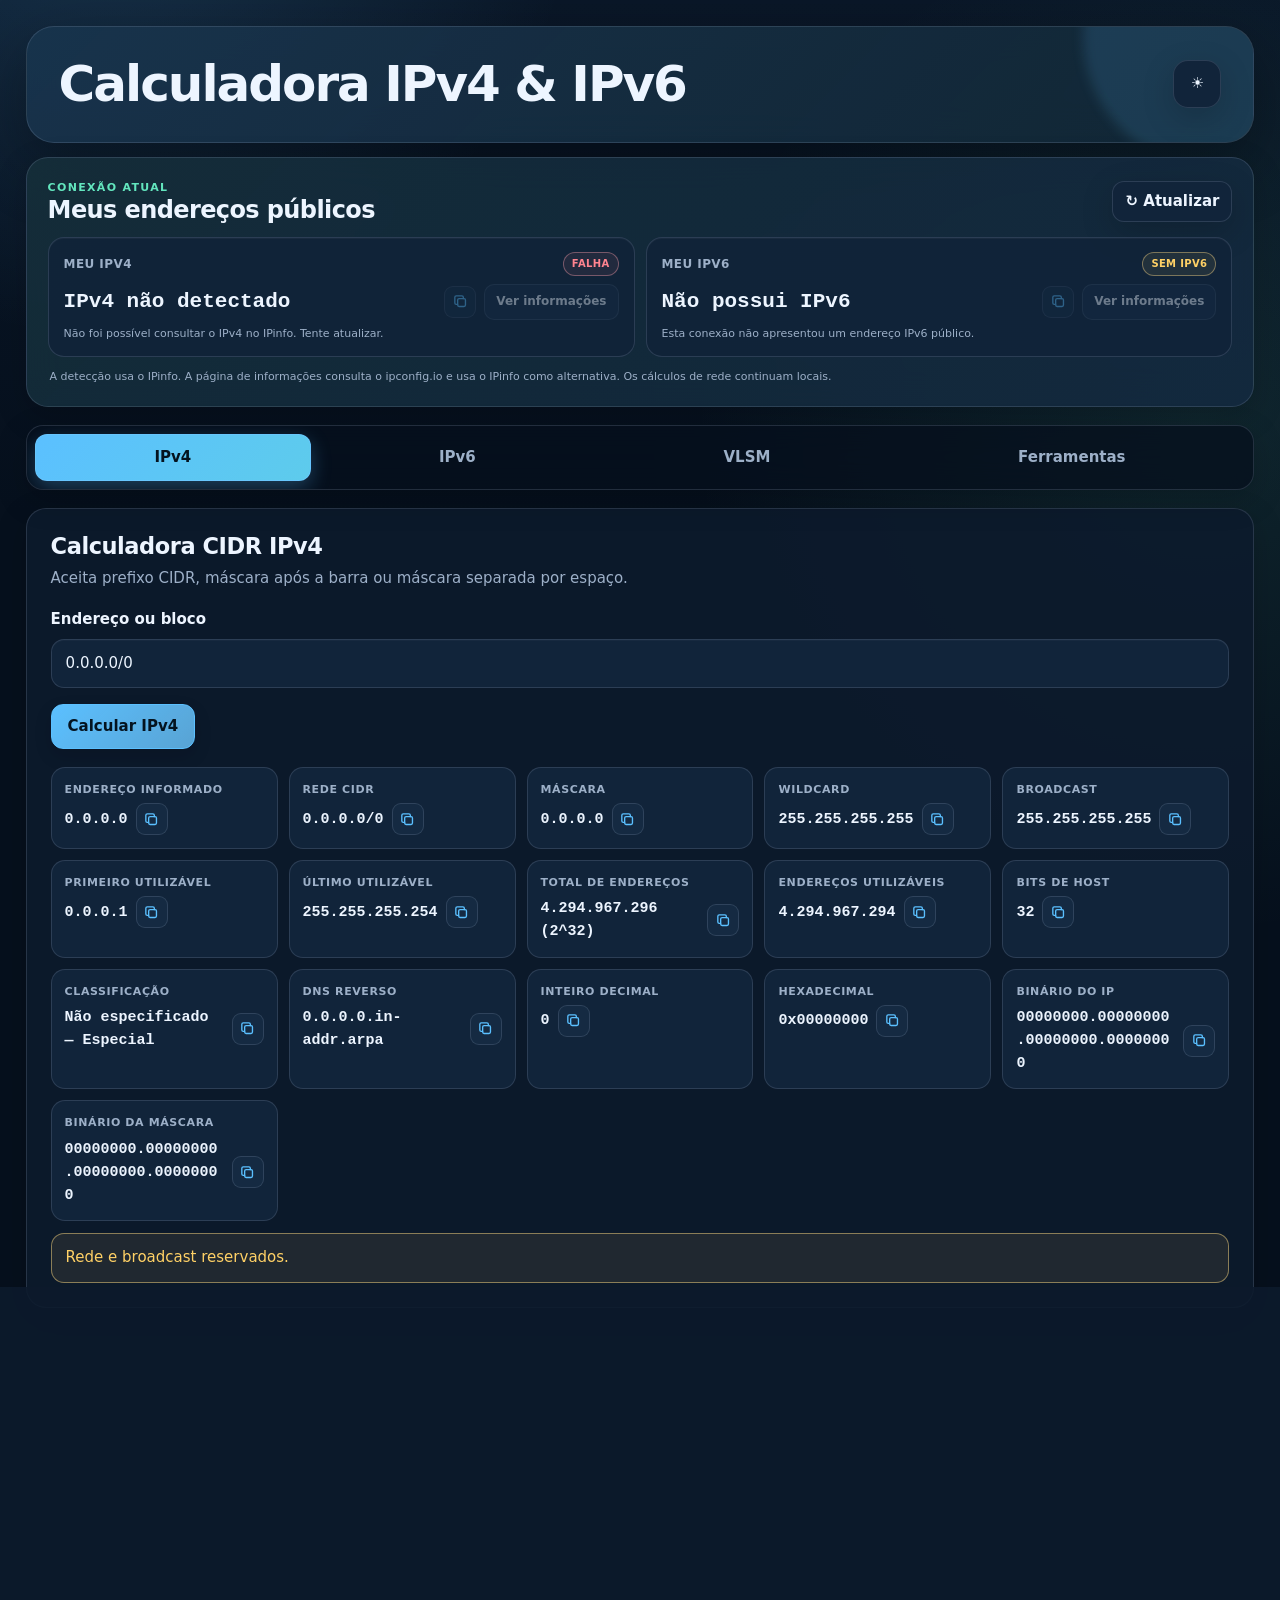
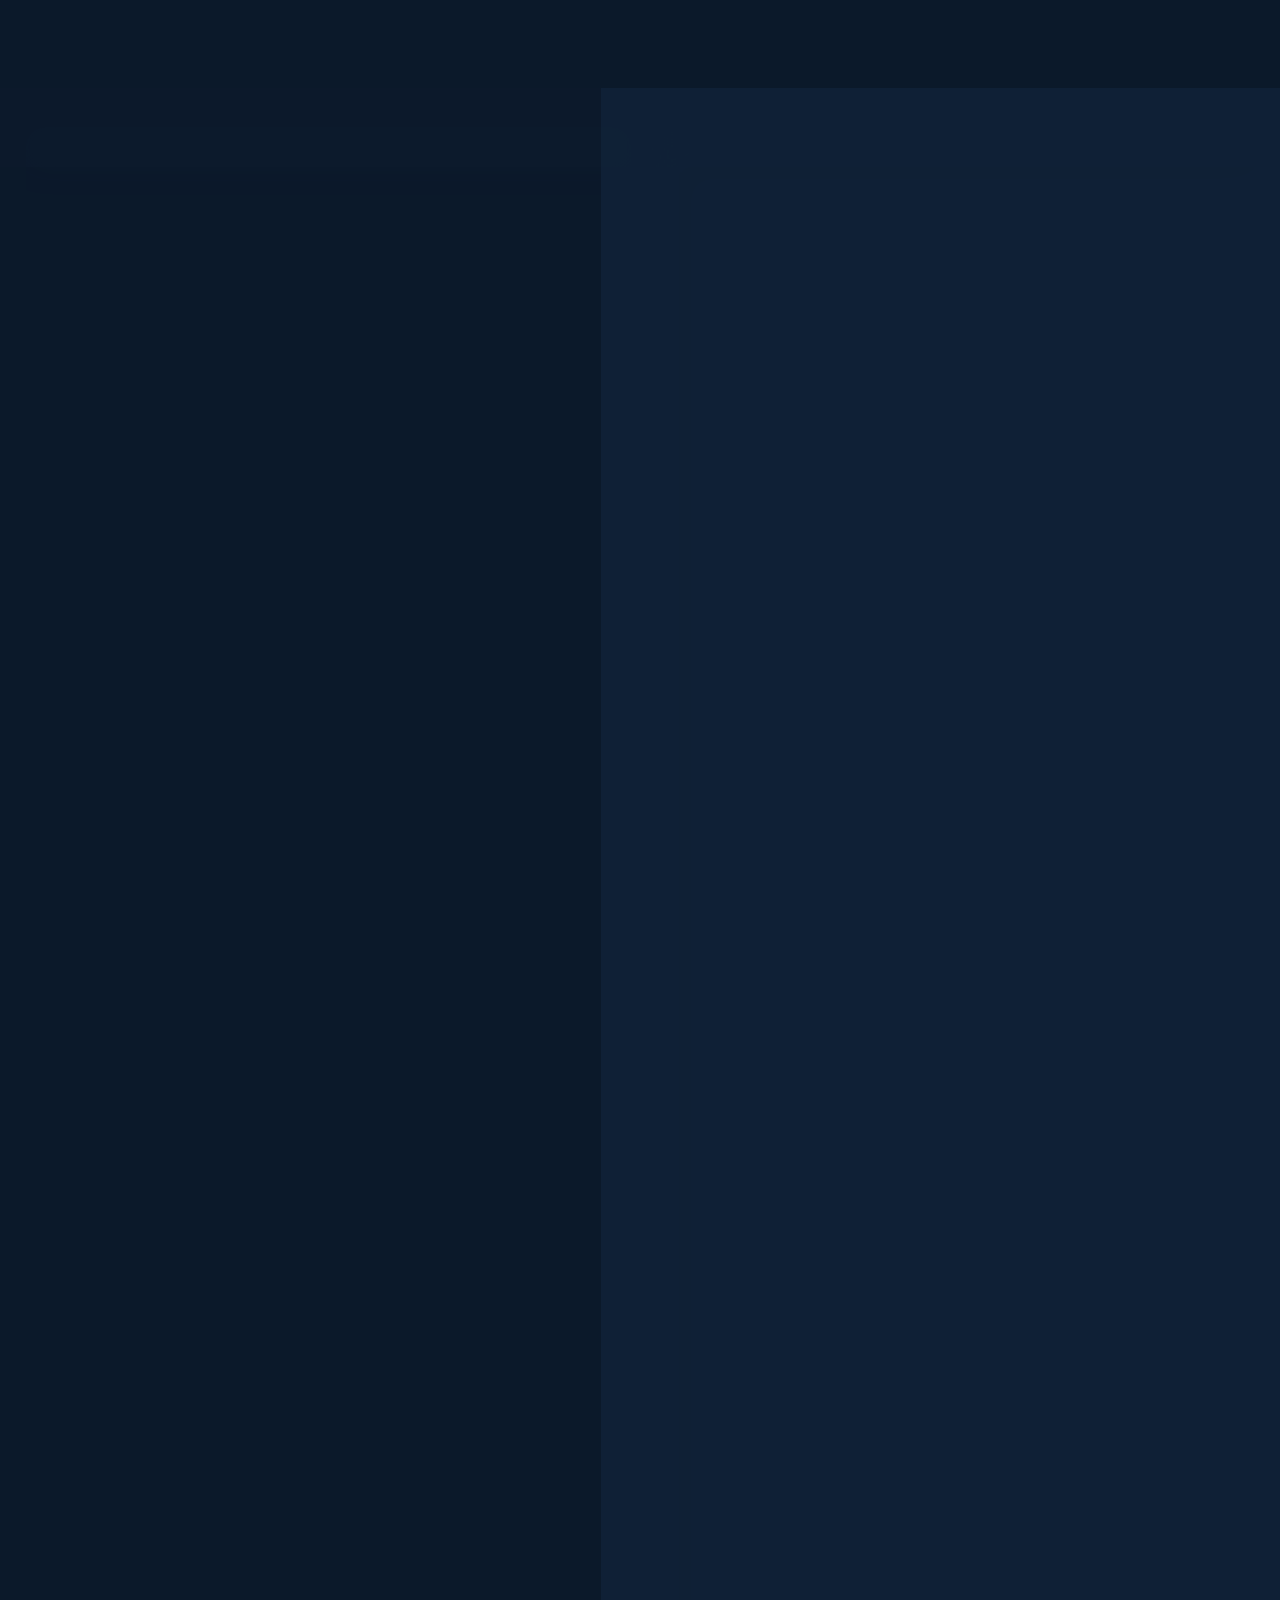
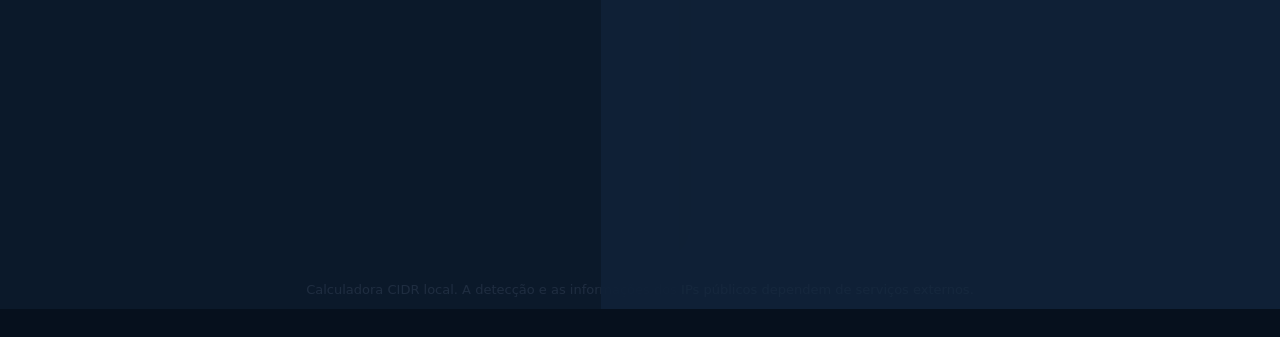
<file: index.html>
<!doctype html>
<html lang="pt-BR" data-theme="dark">
<head>
  <meta charset="utf-8">
  <meta name="viewport" content="width=device-width,initial-scale=1,viewport-fit=cover">
  <meta name="theme-color" content="#07111f">
  <meta name="description" content="Calculadora completa de IPv4, IPv6, subnetting, VLSM e conversões.">
  <title>Calculadora IPv4 & IPv6</title>
  <link rel="manifest" href="manifest.webmanifest">
  <link rel="icon" href="icon.svg" type="image/svg+xml">
  <link rel="stylesheet" href="styles.css">
</head>
<body>
<div class="app-shell">
  <header class="hero">
    <h1>Calculadora IPv4 & IPv6</h1>
    <button id="theme-toggle" class="icon-btn" type="button" aria-label="Alternar entre tema claro e escuro" title="Alternar tema">☀️</button>
  </header>

  <section class="public-ip-panel" aria-labelledby="public-ip-title">
    <div class="public-ip-heading">
      <div>
        <span class="eyebrow">Conexão atual</span>
        <h2 id="public-ip-title">Meus endereços públicos</h2>
      </div>
      <button id="public-ip-refresh" class="ip-refresh-button" type="button" aria-label="Atualizar endereços públicos">
        <span aria-hidden="true">↻</span> Atualizar
      </button>
    </div>
    <div class="public-ip-grid" aria-live="polite">
      <article class="public-ip-card">
        <div class="public-ip-meta">
          <span class="ip-version">Meu IPv4</span>
          <span id="public-ipv4-status" class="ip-status loading">Consultando</span>
        </div>
        <div class="public-ip-value-row">
          <strong id="public-ipv4" class="ip-value">Consultando…</strong>
          <div class="public-ip-actions">
            <button id="public-ipv4-copy" class="copy-mini public-ip-copy" type="button" data-copy="" aria-label="Copiar Meu IPv4" title="Copiar Meu IPv4" disabled><svg viewBox="0 0 24 24" aria-hidden="true"><rect x="8" y="8" width="11" height="11" rx="2"></rect><path d="M16 8V6a2 2 0 0 0-2-2H6a2 2 0 0 0-2 2v8a2 2 0 0 0 2 2h2"></path></svg></button>
            <button id="public-ipv4-info" class="ip-info-button" type="button" data-ip-version="4" disabled>Ver informações</button>
          </div>
        </div>
        <span id="public-ipv4-detail" class="ip-detail">Detectando o endereço público via IPinfo.</span>
      </article>
      <article class="public-ip-card">
        <div class="public-ip-meta">
          <span class="ip-version">Meu IPv6</span>
          <span id="public-ipv6-status" class="ip-status loading">Consultando</span>
        </div>
        <div class="public-ip-value-row">
          <strong id="public-ipv6" class="ip-value">Consultando…</strong>
          <div class="public-ip-actions">
            <button id="public-ipv6-copy" class="copy-mini public-ip-copy" type="button" data-copy="" aria-label="Copiar Meu IPv6" title="Copiar Meu IPv6" disabled><svg viewBox="0 0 24 24" aria-hidden="true"><rect x="8" y="8" width="11" height="11" rx="2"></rect><path d="M16 8V6a2 2 0 0 0-2-2H6a2 2 0 0 0-2 2v8a2 2 0 0 0 2 2h2"></path></svg></button>
            <button id="public-ipv6-info" class="ip-info-button" type="button" data-ip-version="6" disabled>Ver informações</button>
          </div>
        </div>
        <span id="public-ipv6-detail" class="ip-detail">Será exibido somente quando houver conectividade IPv6.</span>
      </article>
    </div>
    <p class="public-ip-note">A detecção usa o IPinfo. A página de informações consulta o ipconfig.io e usa o IPinfo como alternativa. Os cálculos de rede continuam locais.</p>
  </section>

  <nav class="tabs" aria-label="Módulos">
    <button class="tab-btn active" data-tab="tab-ipv4" type="button">IPv4</button>
    <button class="tab-btn" data-tab="tab-ipv6" type="button">IPv6</button>
    <button class="tab-btn" data-tab="tab-vlsm" type="button">VLSM</button>
    <button class="tab-btn" data-tab="tab-tools" type="button">Ferramentas</button>
  </nav>

  <main>
    <section id="tab-ipv4" class="tab-panel active">
      <div class="grid">
        <article class="card full">
          <h2>Calculadora CIDR IPv4</h2><p class="help">Aceita prefixo CIDR, máscara após a barra ou máscara separada por espaço.</p>
          <div class="form-grid"><div class="field full"><label for="ipv4-input">Endereço ou bloco</label><input id="ipv4-input" value="0.0.0.0/0" placeholder="192.168.0.1/24 ou 192.168.0.1/255.255.255.0" inputmode="decimal" autocomplete="off"></div></div>
          <div class="actions"><button id="ipv4-calc" class="btn primary" type="button">Calcular IPv4</button></div><div id="ipv4-result" class="result"></div>
        </article>
        <article class="card full">
          <h2>Divisor de sub-redes IPv4</h2><p class="help">O bloco base é sincronizado automaticamente com a rede calculada acima. A listagem é limitada para evitar travamentos em divisões muito grandes.</p>
          <div class="form-grid">
            <div class="field"><label for="ipv4-subnet-base">Bloco base sincronizado</label><input id="ipv4-subnet-base" value="0.0.0.0/0" autocomplete="off"><span class="field-hint">Atualizado ao aplicar a Calculadora CIDR IPv4.</span></div>
            <div class="field small"><label for="ipv4-subnet-prefix">Novo prefixo</label><input id="ipv4-subnet-prefix" type="number" min="0" max="32" value="8" inputmode="numeric"></div>
            <div class="field small"><label for="ipv4-subnet-start">Índice inicial</label><input id="ipv4-subnet-start" type="number" min="0" value="0"></div>
            <div class="field small"><label for="ipv4-subnet-limit">Listar</label><input id="ipv4-subnet-limit" type="number" min="1" max="1000" value="32"></div>
          </div>
          <div class="actions"><button id="ipv4-subnet-calc" class="btn primary" type="button">Dividir IPv4</button></div><div id="ipv4-subnet-result" class="result"></div>
        </article>
        <article class="card">
          <h2>Prefixo por quantidade de hosts</h2><p class="help">Encontra o menor bloco IPv4 que atende à capacidade informada.</p>
          <div class="form-grid"><div class="field full"><label for="host4-count">Hosts utilizáveis necessários</label><input id="host4-count" type="number" min="1" value="120"></div></div>
          <label class="inline-check"><input id="host4-allow31" type="checkbox" checked> Permitir /31 para dois hosts ponto a ponto</label>
          <div class="actions"><button id="host4-calc" class="btn primary" type="button">Sugerir prefixo</button></div><div id="host4-result" class="result"></div>
        </article>
        <article class="card">
          <h2>Referência rápida IPv4</h2>
          <div class="table-wrap reference-table"><table><thead><tr><th>Prefixo</th><th>Máscara</th><th>Total</th><th>Usáveis*</th></tr></thead><tbody id="ipv4-reference-body"></tbody></table></div><p class="help">*Modelo tradicional, exceto /31 conforme RFC 3021. A tabela cobre todos os prefixos, de /0 a /32.</p>
        </article>
      </div>
    </section>

    <section id="tab-ipv6" class="tab-panel">
      <div class="grid">
        <article class="card full">
          <h2>Calculadora CIDR IPv6</h2><p class="help">Normaliza conforme a representação canônica, expande hextetos e calcula a faixa completa de 128 bits.</p>
          <div class="form-grid"><div class="field full"><label for="ipv6-input">Endereço ou bloco</label><input id="ipv6-input" value="fd00::1/64" placeholder="2001:db8:1234:10::25/64"></div></div>
          <div class="actions"><button id="ipv6-calc" class="btn primary" type="button">Calcular IPv6</button></div><div id="ipv6-result" class="result"></div>
        </article>
        <article class="card full">
          <h2>Divisor de sub-redes IPv6</h2><p class="help">Calcula quantidades gigantes com precisão e lista apenas a faixa solicitada.</p>
          <div class="form-grid">
            <div class="field"><label for="ipv6-subnet-base">Bloco base</label><input id="ipv6-subnet-base" value="2001:db8:5000::/48"></div>
            <div class="field small"><label for="ipv6-subnet-prefix">Novo prefixo</label><input id="ipv6-subnet-prefix" type="number" min="0" max="128" value="56"></div>
            <div class="field small"><label for="ipv6-subnet-start">Índice inicial</label><input id="ipv6-subnet-start" type="number" min="0" value="0"></div>
            <div class="field small"><label for="ipv6-subnet-limit">Listar</label><input id="ipv6-subnet-limit" type="number" min="1" max="1000" value="32"></div>
          </div>
          <div class="actions"><button id="ipv6-subnet-calc" class="btn primary" type="button">Dividir IPv6</button></div><div id="ipv6-subnet-result" class="result"></div>
        </article>
        <article class="card">
          <h2>Prefixo por capacidade matemática</h2><p class="help">Sugere o menor prefixo pela quantidade de endereços. Para LANs com SLAAC, use normalmente /64.</p>
          <div class="form-grid"><div class="field full"><label for="host6-count">Endereços necessários</label><input id="host6-count" type="number" min="1" value="1000"></div></div>
          <div class="actions"><button id="host6-calc" class="btn primary" type="button">Sugerir prefixo</button></div><div id="host6-result" class="result"></div>
        </article>
        <article class="card">
          <h2>Referência rápida IPv6</h2>
          <div class="table-wrap"><table><thead><tr><th>Bloco recebido</th><th>Redes /64</th></tr></thead><tbody><tr><td>/48</td><td>65.536</td></tr><tr><td>/52</td><td>4.096</td></tr><tr><td>/56</td><td>256</td></tr><tr><td>/60</td><td>16</td></tr><tr><td>/64</td><td>1</td></tr></tbody></table></div>
        </article>
      </div>
    </section>

    <section id="tab-vlsm" class="tab-panel">
      <div class="grid">
        <article class="card full">
          <h2>Planejador VLSM IPv4</h2><p class="help">Ordena as necessidades da maior para a menor, alinha cada bloco e verifica se tudo cabe no prefixo base.</p>
          <div class="form-grid">
            <div class="field"><label for="vlsm-base">Bloco disponível</label><input id="vlsm-base" value="192.168.0.0/22"></div>
            <div class="field"><label for="vlsm-lines">Redes e hosts utilizáveis</label><textarea id="vlsm-lines" aria-describedby="vlsm-enter-hint">Administrativo: 120
Wi-Fi: 250
CFTV: 60
Telefonia: 30
Ponto-a-ponto: 2</textarea><span id="vlsm-enter-hint" class="field-hint">Enter aplica o cálculo; Shift+Enter adiciona uma nova linha.</span></div>
          </div>
          <label class="inline-check"><input id="vlsm-allow31" type="checkbox" checked> Permitir /31 em demandas de dois hosts</label>
          <div class="actions"><button id="vlsm-calc" class="btn secondary" type="button">Gerar plano VLSM</button></div><div id="vlsm-result" class="result"></div>
        </article>
      </div>
    </section>

    <section id="tab-tools" class="tab-panel">
      <div class="grid">
        <article class="card">
          <h2>Comparar redes</h2><p class="help">Verifica igualdade, contenção e sobreposição. Os dois blocos devem ser IPv4 ou ambos IPv6.</p>
          <div class="form-grid"><div class="field full"><label for="compare-a">Bloco A</label><input id="compare-a" value="10.0.0.0/8"></div><div class="field full"><label for="compare-b">Bloco B</label><input id="compare-b" value="10.20.0.0/16"></div></div>
          <div class="actions"><button id="compare-calc" class="btn primary" type="button">Comparar</button></div><div id="compare-result" class="result"></div>
        </article>
        <article class="card">
          <h2>MAC para EUI‑64</h2><p class="help">Insere FF:FE e inverte o bit U/L do primeiro byte.</p>
          <div class="form-grid"><div class="field full"><label for="eui-prefix">Prefixo IPv6</label><input id="eui-prefix" value="2001:db8:1234:10::/64"></div><div class="field full"><label for="eui-mac">Endereço MAC</label><input id="eui-mac" value="00:1A:2B:3C:4D:5E"></div></div>
          <div class="actions"><button id="eui-calc" class="btn primary" type="button">Gerar EUI‑64</button></div><div id="eui-result" class="result"></div>
        </article>
        <article class="card">
          <h2>Gerador de ULA</h2><p class="help">Gera localmente um Global ID pseudoaleatório de 40 bits e entrega um prefixo fd00::/8 no formato /48.</p>
          <div class="actions"><button id="ula-generate" class="btn secondary" type="button">Gerar novo ULA</button></div><div id="ula-result" class="result"></div>
        </article>
        <article class="card">
          <h2>Notas operacionais</h2>
          <ul><li>IPv6 não possui broadcast.</li><li>O cálculo usa inteiros exatos, sem arredondamento de 128 bits.</li><li>O divisor limita a visualização a 1.000 linhas por consulta.</li><li>/31 IPv4 e /127 IPv6 são apropriados em cenários ponto a ponto específicos.</li><li>Não use prefixos de documentação em produção.</li></ul>
        </article>
      </div>
    </section>
  </main>

  <section id="ip-details-page" class="ip-details-page" hidden aria-labelledby="ip-details-title">
    <div class="ip-details-toolbar">
      <button id="ip-details-back" class="btn ghost ip-details-back" type="button">← Voltar para a calculadora</button>
      <button id="ip-details-refresh" class="ip-refresh-button" type="button"><span aria-hidden="true">↻</span> Atualizar informações</button>
    </div>
    <article class="card ip-details-card">
      <span class="eyebrow">Consulta do endereço público</span>
      <h2 id="ip-details-title">Informações do IP</h2>
      <p id="ip-details-subtitle" class="help">Carregando informações…</p>
      <div id="ip-details-result" class="result"></div>
    </article>
  </section>
  <footer>Calculadora CIDR local. A detecção e as informações dos IPs públicos dependem de serviços externos.</footer>
</div>
<script src="ip-core.js"></script><script src="app.js"></script>
<script>if('serviceWorker' in navigator && location.protocol.startsWith('http')) navigator.serviceWorker.register('./sw.js').catch(()=>{});</script>
</body>
</html>
</file>
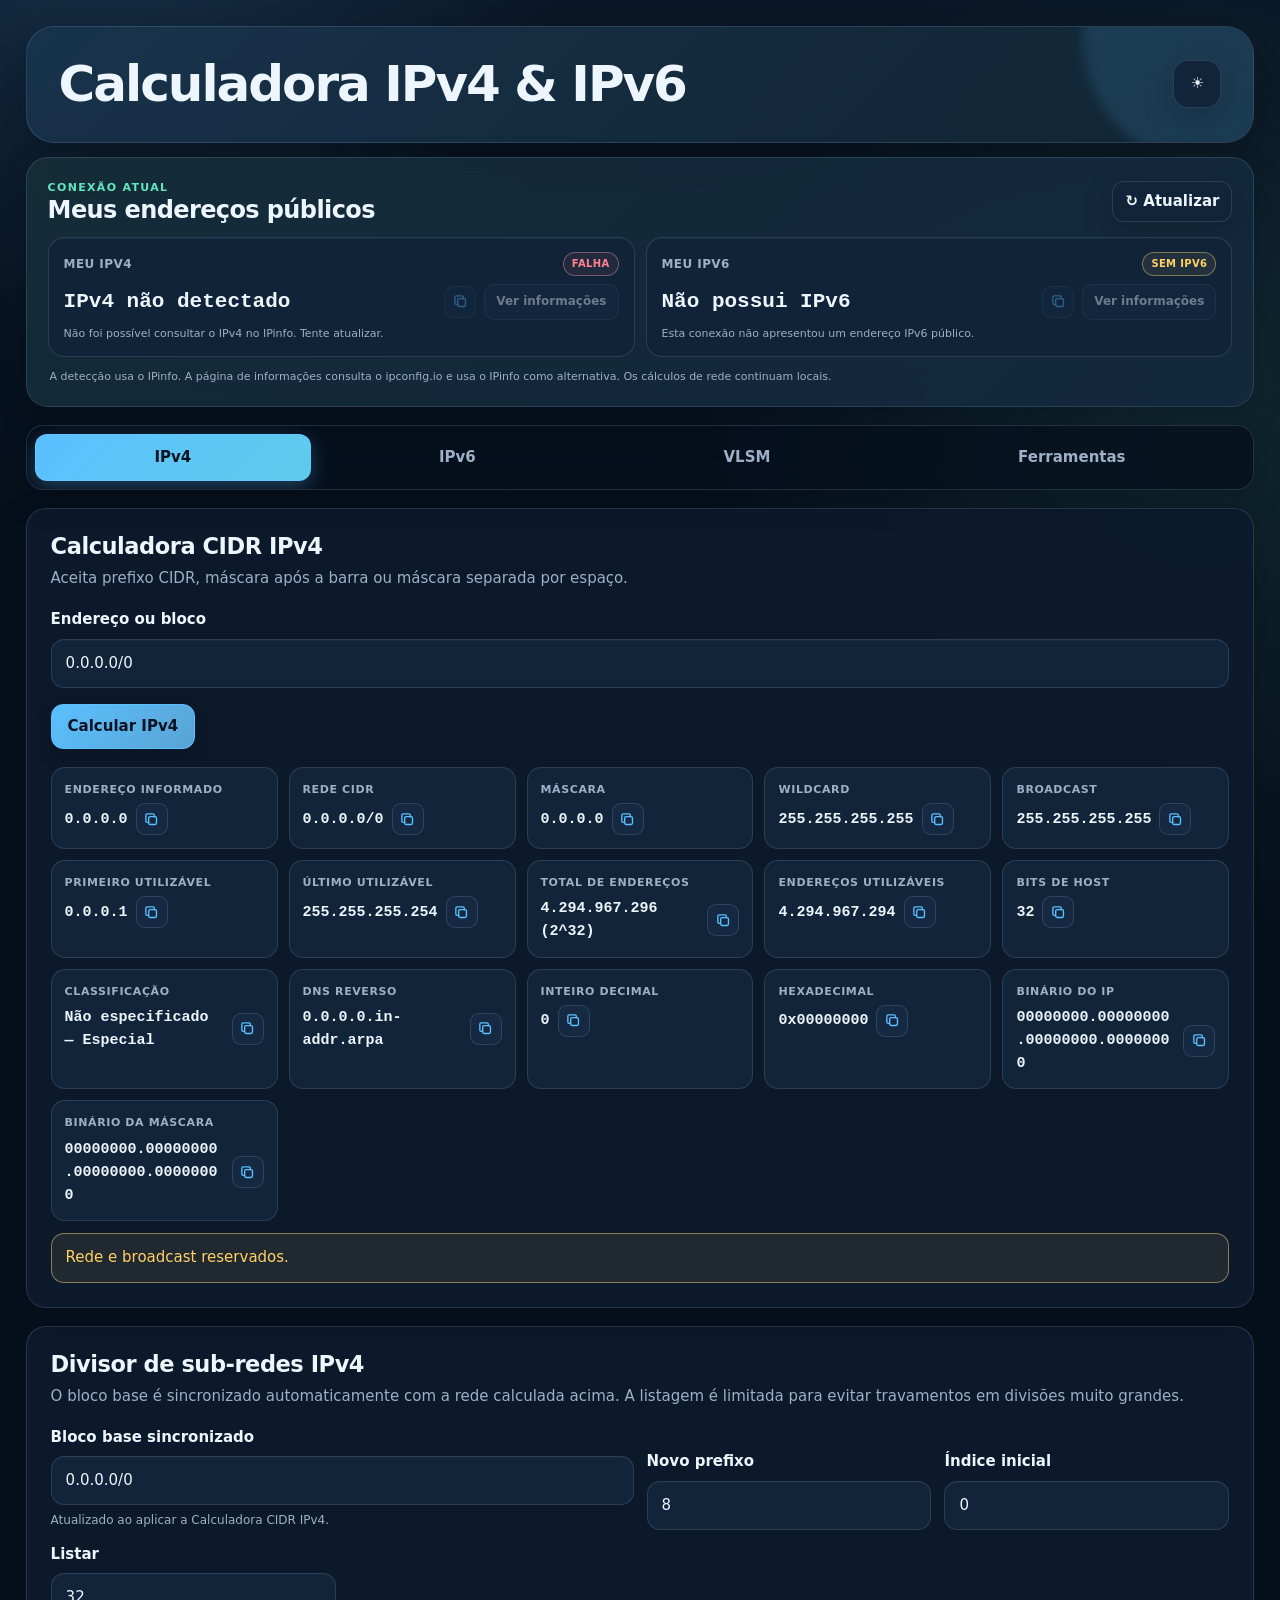
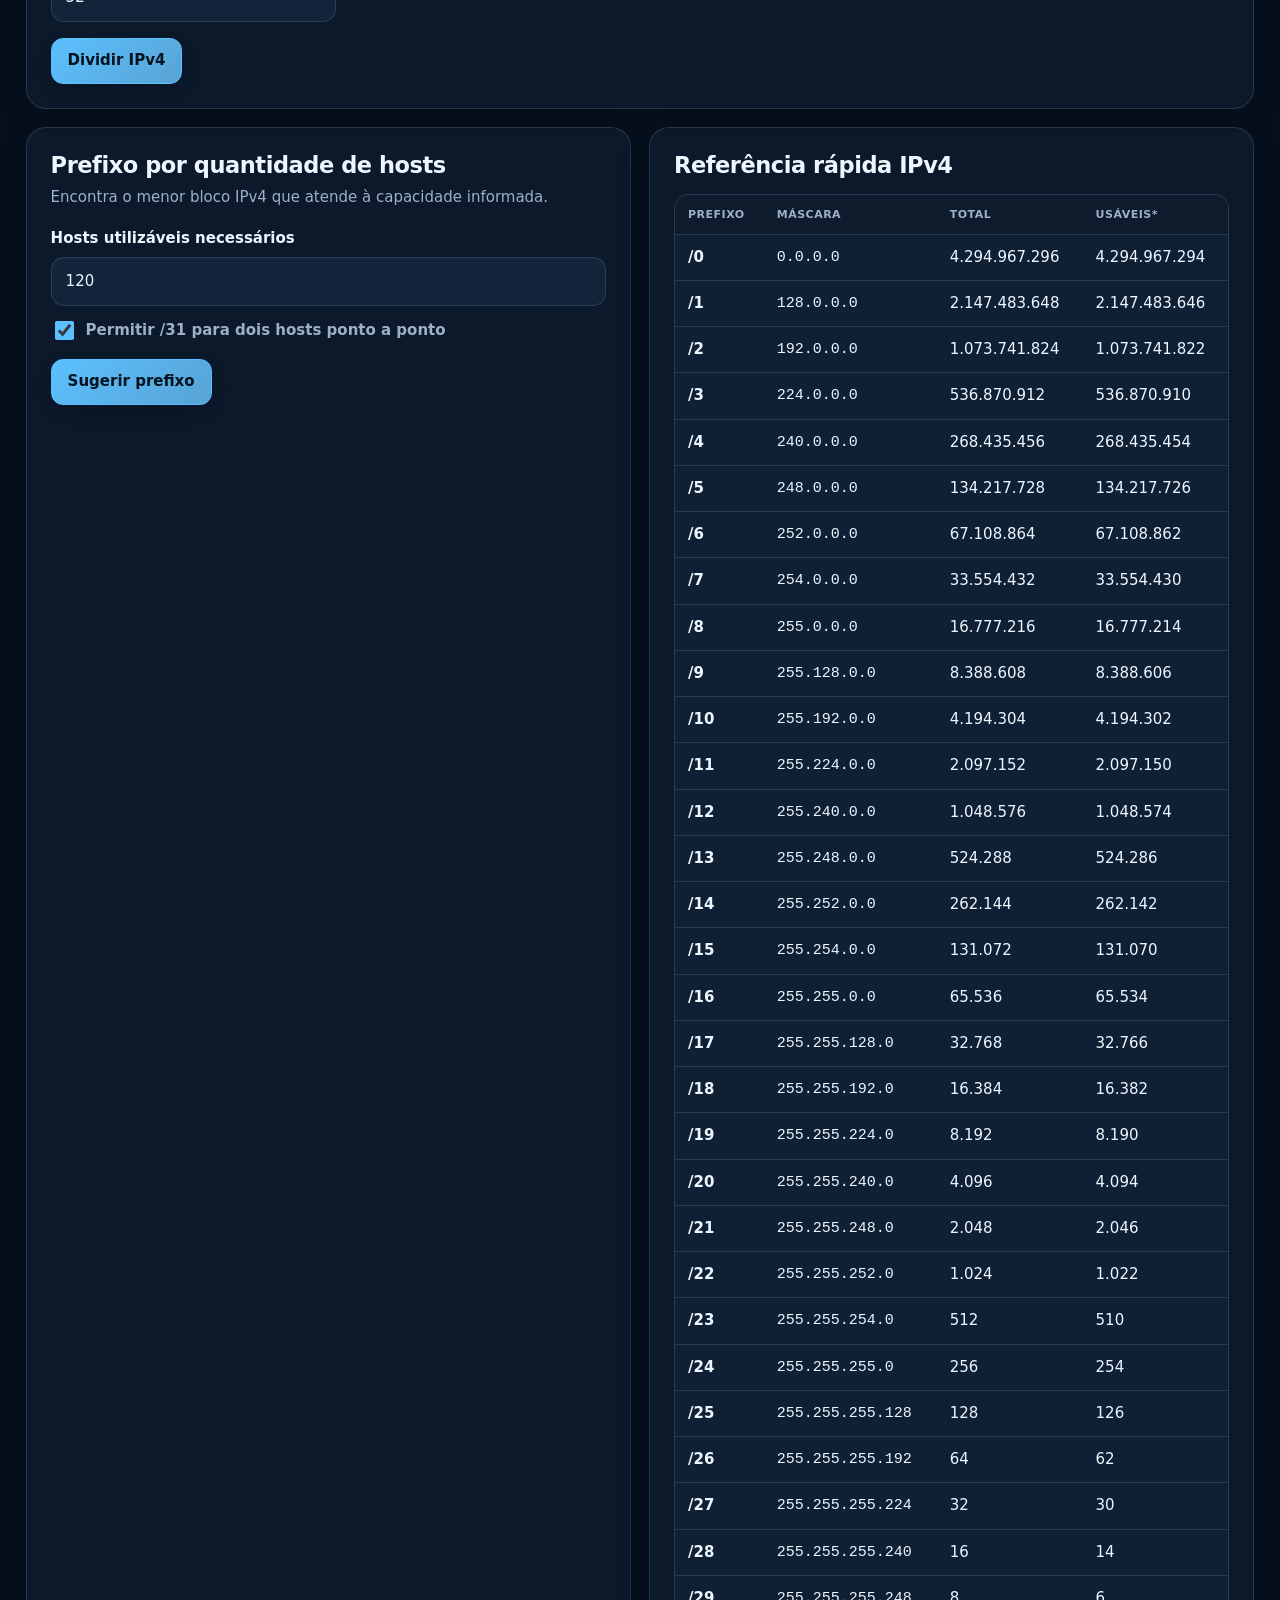
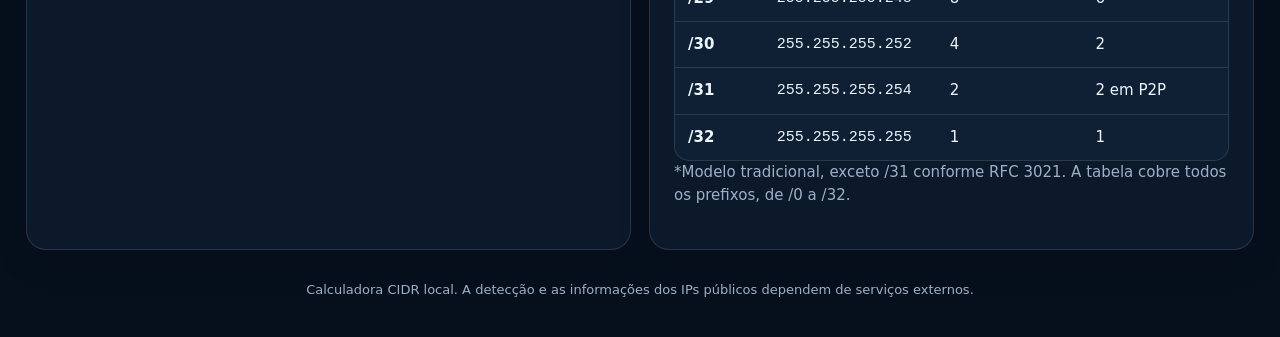
<file: calculadora-ip-standalone.html>
<!doctype html>
<html lang="pt-BR" data-theme="dark">
<head>
  <meta charset="utf-8">
  <meta name="viewport" content="width=device-width,initial-scale=1,viewport-fit=cover">
  <meta name="theme-color" content="#07111f">
  <meta name="description" content="Calculadora completa de IPv4, IPv6, subnetting, VLSM e conversões.">
  <title>Calculadora IPv4 & IPv6</title>
  <style>
:root {
  color-scheme: dark;
  --bg: #06101d;
  --bg-soft: #0a1728;
  --panel: rgba(13, 27, 45, .88);
  --panel-solid: #0d1b2d;
  --panel-2: #11243a;
  --panel-3: #162c45;
  --text: #edf5ff;
  --muted: #9db0c8;
  --line: rgba(157, 176, 200, .19);
  --line-strong: rgba(91, 192, 255, .42);
  --accent: #5bc0ff;
  --accent-strong: #2196f3;
  --accent-2: #63e6be;
  --danger: #ff8490;
  --warning: #ffd166;
  --shadow: 0 22px 65px rgba(0, 0, 0, .32);
  --shadow-soft: 0 10px 32px rgba(0, 0, 0, .18);
  --radius-xl: 28px;
  --radius: 20px;
  --radius-sm: 13px;
}

:root[data-theme="light"] {
  color-scheme: light;
  --bg: #eef4fa;
  --bg-soft: #e4edf7;
  --panel: rgba(255, 255, 255, .90);
  --panel-solid: #ffffff;
  --panel-2: #f5f8fc;
  --panel-3: #eaf1f8;
  --text: #102239;
  --muted: #5c7088;
  --line: rgba(50, 81, 114, .17);
  --line-strong: rgba(0, 111, 190, .36);
  --accent: #0a83d5;
  --accent-strong: #006fbe;
  --accent-2: #0b8f68;
  --danger: #c92a2a;
  --warning: #8d6200;
  --shadow: 0 22px 60px rgba(41, 72, 105, .13);
  --shadow-soft: 0 10px 28px rgba(41, 72, 105, .09);
}

* { box-sizing: border-box; }
html { scroll-behavior: smooth; -webkit-text-size-adjust: 100%; }
body {
  min-width: 320px;
  min-height: 100vh;
  margin: 0;
  overflow-x: hidden;
  color: var(--text);
  background:
    radial-gradient(circle at 8% -4%, color-mix(in srgb, var(--accent) 17%, transparent), transparent 30rem),
    radial-gradient(circle at 94% 12%, color-mix(in srgb, var(--accent-2) 10%, transparent), transparent 32rem),
    linear-gradient(180deg, var(--bg-soft), var(--bg) 32rem);
  font: 15px/1.55 Inter, ui-sans-serif, system-ui, -apple-system, BlinkMacSystemFont, "Segoe UI", sans-serif;
}
button, input, textarea, select { font: inherit; }
button { cursor: pointer; touch-action: manipulation; }

.app-shell {
  width: min(100%, 1560px);
  margin: 0 auto;
  padding: clamp(12px, 2vw, 28px);
  padding-left: max(clamp(12px, 2vw, 28px), env(safe-area-inset-left));
  padding-right: max(clamp(12px, 2vw, 28px), env(safe-area-inset-right));
}


.public-ip-panel {
  position: relative;
  margin-bottom: 14px;
  padding: clamp(15px, 2vw, 21px);
  border: 1px solid var(--line);
  border-radius: 22px;
  background:
    linear-gradient(135deg, color-mix(in srgb, var(--accent-2) 9%, transparent), color-mix(in srgb, var(--accent) 8%, transparent)),
    var(--panel);
  box-shadow: var(--shadow-soft);
  backdrop-filter: blur(18px);
  -webkit-backdrop-filter: blur(18px);
}
.public-ip-heading { display: flex; align-items: center; justify-content: space-between; gap: 14px; margin-bottom: 13px; }
.public-ip-heading h2 { margin: 1px 0 0; font-size: clamp(18px, 2.2vw, 24px); line-height: 1.15; letter-spacing: -.025em; }
.eyebrow { display: block; color: var(--accent-2); font-size: 11px; font-weight: 900; letter-spacing: .12em; text-transform: uppercase; }
.public-ip-grid { display: grid; grid-template-columns: repeat(2, minmax(0, 1fr)); gap: 11px; }
.public-ip-card {
  min-width: 0;
  padding: 14px 15px;
  border: 1px solid var(--line);
  border-radius: 16px;
  background: color-mix(in srgb, var(--panel-2) 86%, transparent);
  box-shadow: inset 0 1px rgba(255, 255, 255, .035);
}
.public-ip-meta { display: flex; align-items: center; justify-content: space-between; gap: 10px; margin-bottom: 8px; }
.ip-version { color: var(--muted); font-size: 12px; font-weight: 850; letter-spacing: .035em; text-transform: uppercase; }
.ip-status { flex: 0 0 auto; padding: 3px 8px; border: 1px solid var(--line); border-radius: 999px; font-size: 10px; font-weight: 900; letter-spacing: .035em; text-transform: uppercase; }
.ip-status.loading { color: var(--warning); background: color-mix(in srgb, var(--warning) 9%, transparent); }
.ip-status.ok { color: var(--accent-2); border-color: color-mix(in srgb, var(--accent-2) 35%, var(--line)); background: color-mix(in srgb, var(--accent-2) 9%, transparent); }
.ip-status.unavailable { color: var(--muted); background: color-mix(in srgb, var(--muted) 7%, transparent); }
.ip-status.noipv6 { color: var(--warning); border-color: color-mix(in srgb, var(--warning) 34%, var(--line)); background: color-mix(in srgb, var(--warning) 8%, transparent); }
.ip-status.error { color: var(--danger); border-color: color-mix(in srgb, var(--danger) 32%, var(--line)); background: color-mix(in srgb, var(--danger) 8%, transparent); }
.public-ip-value-row { display: flex; align-items: center; gap: 9px; min-width: 0; }
.ip-value { display: block; flex: 1 1 auto; min-width: 0; min-height: 28px; overflow-wrap: anywhere; color: var(--text); font-family: ui-monospace, SFMono-Regular, Menlo, Consolas, monospace; font-size: clamp(16px, 2vw, 21px); line-height: 1.3; }
.public-ip-copy { flex: 0 0 auto; }
.ip-detail { display: block; margin-top: 5px; color: var(--muted); font-size: 11px; }
.public-ip-note { margin: 11px 2px 0; color: var(--muted); font-size: 11px; }
.public-ip-note a { color: var(--accent); font-weight: 800; text-underline-offset: 2px; }
.ip-refresh-button {
  flex: 0 0 auto;
  min-height: 39px;
  padding: 8px 12px;
  border: 1px solid var(--line);
  border-radius: 12px;
  color: var(--text);
  background: var(--panel-2);
  box-shadow: var(--shadow-soft);
  font-weight: 820;
  transition: transform .16s ease, border-color .16s ease, opacity .16s ease;
}
.ip-refresh-button:hover { transform: translateY(-1px); border-color: var(--line-strong); }
.ip-refresh-button:disabled { cursor: progress; opacity: .62; transform: none; }
.ip-refresh-button.is-loading span { display: inline-block; animation: ip-spin .8s linear infinite; }
@keyframes ip-spin { to { transform: rotate(360deg); } }

.hero {
  position: relative;
  isolation: isolate;
  display: flex;
  justify-content: space-between;
  align-items: flex-start;
  gap: 22px;
  overflow: hidden;
  padding: clamp(20px, 3vw, 34px);
  border: 1px solid var(--line);
  border-radius: var(--radius-xl);
  background:
    linear-gradient(135deg, color-mix(in srgb, var(--accent) 14%, transparent), color-mix(in srgb, var(--accent-2) 6%, transparent)),
    var(--panel);
  margin-bottom: 14px;
  box-shadow: var(--shadow);
  backdrop-filter: blur(18px);
  -webkit-backdrop-filter: blur(18px);
}
.hero::after {
  content: "";
  position: absolute;
  z-index: -1;
  width: 260px;
  aspect-ratio: 1;
  right: -90px;
  top: -120px;
  border-radius: 50%;
  background: color-mix(in srgb, var(--accent) 14%, transparent);
  filter: blur(6px);
}
.hero h1 {
  margin: 0 0 10px;
  max-width: 900px;
  font-size: clamp(29px, 4.2vw, 50px);
  line-height: 1.02;
  letter-spacing: -.04em;
}
.hero p { max-width: 940px; margin: 0; color: var(--muted); font-size: clamp(14px, 1.6vw, 16px); }
.badges { display: flex; flex-wrap: wrap; gap: 8px; margin-top: 18px; }
.badge {
  padding: 6px 11px;
  border: 1px solid var(--line);
  border-radius: 999px;
  color: var(--muted);
  background: color-mix(in srgb, var(--panel-2) 87%, transparent);
  box-shadow: inset 0 1px rgba(255, 255, 255, .04);
  font-size: 12px;
  font-weight: 720;
}
.icon-btn {
  flex: 0 0 auto;
  width: 48px;
  height: 48px;
  border: 1px solid var(--line);
  border-radius: 15px;
  color: var(--text);
  background: var(--panel-2);
  box-shadow: var(--shadow-soft);
  transition: transform .18s ease, border-color .18s ease, background .18s ease;
}
.icon-btn:hover { transform: translateY(-2px); border-color: var(--line-strong); background: var(--panel-3); }

.tabs {
  position: sticky;
  z-index: 30;
  top: max(8px, env(safe-area-inset-top));
  display: flex;
  flex-wrap: nowrap;
  gap: 8px;
  overflow-x: auto;
  margin: 18px 0;
  padding: 8px;
  border: 1px solid var(--line);
  border-radius: 17px;
  background: color-mix(in srgb, var(--bg) 74%, transparent);
  box-shadow: var(--shadow-soft);
  backdrop-filter: blur(18px);
  -webkit-backdrop-filter: blur(18px);
  scrollbar-width: none;
}
.tabs::-webkit-scrollbar { display: none; }
.tab-btn {
  flex: 1 0 auto;
  min-width: 112px;
  padding: 11px 17px;
  border: 1px solid transparent;
  border-radius: 12px;
  color: var(--muted);
  background: transparent;
  font-weight: 800;
  transition: color .18s ease, background .18s ease, transform .18s ease, border-color .18s ease;
}
.tab-btn:hover { color: var(--text); background: var(--panel-2); }
.tab-btn.active {
  color: #04131f;
  border-color: color-mix(in srgb, var(--accent) 72%, white 8%);
  background: linear-gradient(135deg, var(--accent), color-mix(in srgb, var(--accent) 70%, var(--accent-2)));
  box-shadow: 0 7px 20px color-mix(in srgb, var(--accent) 28%, transparent);
}

.tab-panel { display: none; }
.tab-panel.active { display: block; animation: panel-in .22s ease both; }
@keyframes panel-in { from { opacity: 0; transform: translateY(5px); } }

.grid { display: grid; grid-template-columns: repeat(12, minmax(0, 1fr)); gap: clamp(12px, 1.5vw, 18px); }
.card {
  position: relative;
  min-width: 0;
  grid-column: span 6;
  padding: clamp(17px, 2vw, 24px);
  border: 1px solid var(--line);
  border-radius: var(--radius);
  background: var(--panel);
  box-shadow: var(--shadow-soft);
  backdrop-filter: blur(16px);
  -webkit-backdrop-filter: blur(16px);
  transition: border-color .2s ease, box-shadow .2s ease, transform .2s ease;
}
.card:hover { border-color: color-mix(in srgb, var(--line-strong) 65%, var(--line)); box-shadow: var(--shadow); }
.card.full { grid-column: 1 / -1; }
.card.third { grid-column: span 4; }
.card h2, .card h3 { margin: 0 0 7px; line-height: 1.2; letter-spacing: -.02em; }
.card > p.help { margin: 0 0 18px; color: var(--muted); }

.form-grid { display: grid; grid-template-columns: repeat(12, minmax(0, 1fr)); gap: 13px; align-items: end; }
.field { grid-column: span 6; min-width: 0; }
.field.full { grid-column: 1 / -1; }
.field.small { grid-column: span 3; }
label { display: block; margin-bottom: 7px; font-weight: 780; }
.field-hint { display: block; margin-top: 6px; color: var(--muted); font-size: 12px; }

input, textarea, select {
  width: 100%;
  min-height: 48px;
  padding: 12px 14px;
  border: 1px solid var(--line);
  border-radius: var(--radius-sm);
  outline: none;
  color: var(--text);
  background: var(--panel-2);
  box-shadow: inset 0 1px rgba(255, 255, 255, .025);
  transition: border-color .18s ease, box-shadow .18s ease, background .18s ease;
}
input:hover, textarea:hover, select:hover { border-color: color-mix(in srgb, var(--line-strong) 65%, var(--line)); }
input:focus, textarea:focus, select:focus {
  border-color: var(--accent);
  background: color-mix(in srgb, var(--panel-2) 92%, var(--accent) 8%);
  box-shadow: 0 0 0 4px color-mix(in srgb, var(--accent) 17%, transparent);
}
input.is-synced { animation: synced .8s ease; }
@keyframes synced {
  0%, 100% { border-color: var(--line); }
  35% { border-color: var(--accent-2); box-shadow: 0 0 0 4px color-mix(in srgb, var(--accent-2) 20%, transparent); }
}
textarea { min-height: 145px; resize: vertical; }

.actions { display: flex; flex-wrap: wrap; gap: 10px; margin-top: 16px; }
.btn {
  min-height: 45px;
  padding: 10px 16px;
  border: 1px solid var(--line);
  border-radius: 12px;
  color: var(--text);
  background: var(--panel-2);
  box-shadow: 0 7px 18px rgba(0, 0, 0, .12);
  font-weight: 830;
  transition: transform .16s ease, box-shadow .16s ease, filter .16s ease, border-color .16s ease;
}
.btn:hover { transform: translateY(-1px); border-color: var(--line-strong); filter: brightness(1.05); }
.btn:active { transform: translateY(0) scale(.985); }
.btn.primary { border-color: var(--accent); color: #04131f; background: linear-gradient(135deg, var(--accent), color-mix(in srgb, var(--accent) 72%, white 8%)); }
.btn.secondary { border-color: var(--accent-2); color: #041812; background: linear-gradient(135deg, var(--accent-2), color-mix(in srgb, var(--accent-2) 72%, white 8%)); }
.btn.ghost { color: var(--muted); background: transparent; box-shadow: none; }

.result { margin-top: 18px; }
.result:empty { display: none; }
.alert, .notice { padding: 12px 14px; border-radius: 13px; }
.alert { border: 1px solid color-mix(in srgb, var(--danger) 45%, var(--line)); color: var(--danger); background: color-mix(in srgb, var(--danger) 9%, var(--panel)); }
.notice { margin-top: 12px; border: 1px solid color-mix(in srgb, var(--warning) 42%, var(--line)); color: var(--warning); background: color-mix(in srgb, var(--warning) 8%, var(--panel)); }
.summary { display: grid; grid-template-columns: repeat(auto-fit, minmax(min(100%, 220px), 1fr)); gap: 11px; }
.summary.ipv6-summary { grid-template-columns: repeat(4, minmax(0, 1fr)); }
.summary.ipv6-summary .kv-ipv6 { grid-column: span 2; }
.kv { min-width: 0; padding: 13px; border: 1px solid var(--line); border-radius: 14px; background: var(--panel-2); }
.kv .k { color: var(--muted); font-size: 11px; font-weight: 840; letter-spacing: .055em; text-transform: uppercase; }
.kv .v { margin-top: 5px; overflow-wrap: anywhere; font-weight: 800; }
code, .mono { font-family: "Cascadia Code", "SFMono-Regular", Consolas, monospace; }
.copyable { display: inline-flex; align-items: center; gap: 8px; max-width: 100%; min-width: 0; }
.copyable code { min-width: 0; white-space: normal; overflow-wrap: anywhere; word-break: break-word; }
.copy-mini {
  display: inline-grid;
  flex: 0 0 auto;
  place-items: center;
  width: 32px;
  height: 32px;
  padding: 0;
  border: 1px solid var(--line);
  border-radius: 9px;
  color: var(--accent);
  background: color-mix(in srgb, var(--panel-3) 82%, transparent);
  transition: transform .15s ease, border-color .15s ease, color .15s ease, background .15s ease;
}
.copy-mini:hover { transform: translateY(-1px); border-color: var(--line-strong); background: var(--panel-3); }
.copy-mini:active { transform: scale(.94); }
.copy-mini:disabled { cursor: not-allowed; opacity: .4; transform: none; }
.copy-mini.copied { color: var(--accent-2); border-color: color-mix(in srgb, var(--accent-2) 50%, var(--line)); }
.copy-mini svg { width: 17px; height: 17px; fill: none; stroke: currentColor; stroke-width: 1.9; stroke-linecap: round; stroke-linejoin: round; }
.ipv6-dual { display: grid; gap: 10px; min-width: 0; }
.ipv6-format-row { display: grid; grid-template-columns: 74px minmax(0, 1fr); align-items: center; gap: 10px; min-width: 0; }
.ipv6-format-label { color: var(--muted); font-size: 11px; font-weight: 850; letter-spacing: .045em; text-transform: uppercase; }
.ipv6-format-row .copyable { display: flex; width: 100%; min-width: 0; }
.ipv6-format-row .copyable code {
  display: block;
  flex: 1 1 auto;
  min-width: 0;
  overflow-x: auto;
  overflow-y: hidden;
  overscroll-behavior-x: contain;
  overscroll-behavior-y: auto;
  white-space: nowrap;
  overflow-wrap: normal;
  word-break: normal;
  scrollbar-width: thin;
  touch-action: pan-x pan-y;
  font-size: clamp(12px, .92vw, 14px);
  line-height: 1.55;
}
.ipv6-format-row .copyable code::-webkit-scrollbar { height: 4px; }
.ipv6-format-row .copyable code::-webkit-scrollbar-thumb { border-radius: 999px; background: color-mix(in srgb, var(--muted) 48%, transparent); }
.table-wrap .ipv6-dual { min-width: 500px; }

.table-wrap {
  width: 100%;
  margin-top: 15px;
  overflow-x: auto;
  overflow-y: visible;
  overscroll-behavior-x: contain;
  overscroll-behavior-y: auto;
  touch-action: pan-x pan-y;
  border: 1px solid var(--line);
  border-radius: 15px;
  background: color-mix(in srgb, var(--panel-2) 72%, transparent);
  box-shadow: inset 0 1px rgba(255, 255, 255, .025);
  -webkit-overflow-scrolling: touch;
}
.reference-table { max-height: none; }
table { width: 100%; min-width: 760px; border-collapse: collapse; }
.reference-table table { min-width: 540px; }
th, td { padding: 11px 13px; border-bottom: 1px solid var(--line); text-align: left; vertical-align: top; white-space: nowrap; }
th { position: sticky; z-index: 2; top: 0; color: var(--muted); background: var(--panel-solid); font-size: 11px; font-weight: 850; letter-spacing: .045em; text-transform: uppercase; }
tbody tr { transition: background .15s ease; }
tbody tr:hover { background: color-mix(in srgb, var(--accent) 7%, transparent); }
tr:last-child td { border-bottom: 0; }

.progress { height: 10px; margin-top: 9px; overflow: hidden; border: 1px solid var(--line); border-radius: 999px; background: var(--panel-2); }
.progress > span { display: block; height: 100%; border-radius: inherit; background: linear-gradient(90deg, var(--accent), var(--accent-2)); }
.inline-check { display: flex; align-items: center; gap: 9px; margin-top: 12px; color: var(--muted); }
.inline-check input { width: 19px; min-height: 19px; accent-color: var(--accent); }
footer { padding: 30px 12px max(14px, env(safe-area-inset-bottom)); color: var(--muted); text-align: center; font-size: 13px; }
.hidden { display: none !important; }



/* Cabeçalho compacto e página de informações dos IPs públicos */
[hidden] { display: none !important; }
.hero {
  align-items: center;
  min-height: 102px;
  padding: clamp(20px, 2.7vw, 32px);
}
.hero h1 { margin: 0; padding-right: 64px; }
.public-ip-value-row { flex-wrap: wrap; }
.public-ip-actions { display: flex; flex: 0 0 auto; align-items: center; gap: 8px; }
.ip-info-button {
  min-height: 36px;
  padding: 7px 11px;
  border: 1px solid var(--line);
  border-radius: 10px;
  color: var(--text);
  background: var(--panel-3);
  font-size: 12px;
  font-weight: 820;
  white-space: nowrap;
  transition: transform .16s ease, border-color .16s ease, background .16s ease, opacity .16s ease;
}
.ip-info-button:hover:not(:disabled) { transform: translateY(-1px); border-color: var(--line-strong); background: color-mix(in srgb, var(--accent) 12%, var(--panel-3)); }
.ip-info-button:disabled { cursor: not-allowed; opacity: .42; }
.ip-details-page { animation: details-in .2s ease-out; }
@keyframes details-in { from { opacity: 0; transform: translateY(7px); } to { opacity: 1; transform: none; } }
.ip-details-toolbar {
  display: flex;
  justify-content: space-between;
  align-items: center;
  gap: 12px;
  margin: 14px 0;
}
.ip-details-back { width: auto; }
.ip-details-card { grid-column: 1 / -1; }
.ip-details-card h2 { margin: 5px 0 2px; overflow-wrap: anywhere; font-family: ui-monospace, SFMono-Regular, Menlo, Consolas, monospace; }
.ip-details-groups { display: grid; grid-template-columns: repeat(2, minmax(0, 1fr)); gap: 14px; margin-top: 16px; }
.ip-details-group {
  min-width: 0;
  padding: 15px;
  border: 1px solid var(--line);
  border-radius: 16px;
  background: color-mix(in srgb, var(--panel-2) 82%, transparent);
}
.ip-details-group.full { grid-column: 1 / -1; }
.ip-details-group h3 { margin: 0 0 11px; font-size: 15px; }
.ip-details-list { display: grid; gap: 9px; }
.ip-detail-row { display: grid; grid-template-columns: minmax(120px, .45fr) minmax(0, 1fr); gap: 12px; align-items: start; padding-bottom: 9px; border-bottom: 1px solid var(--line); }
.ip-detail-row:last-child { padding-bottom: 0; border-bottom: 0; }
.ip-detail-name { color: var(--muted); font-size: 12px; font-weight: 760; }
.ip-detail-data { min-width: 0; overflow-wrap: anywhere; }
.ip-detail-data code { white-space: normal; overflow-wrap: anywhere; }
.ip-detail-link { color: var(--accent); font-weight: 760; text-underline-offset: 2px; }
.ip-details-source { display: flex; flex-wrap: wrap; gap: 8px 14px; align-items: center; margin-top: 14px; color: var(--muted); font-size: 12px; }
.ip-details-source a { color: var(--accent); font-weight: 800; }
.ip-raw-details { margin-top: 14px; border: 1px solid var(--line); border-radius: 14px; background: var(--panel-2); }
.ip-raw-details summary { padding: 11px 13px; cursor: pointer; color: var(--muted); font-weight: 800; }
.ip-raw-details pre { max-height: none; margin: 0; padding: 0 13px 13px; overflow-x: auto; overflow-y: visible; overscroll-behavior-y: auto; color: var(--text); font-size: 12px; white-space: pre-wrap; overflow-wrap: anywhere; }

@media (max-width: 1100px) {
  .summary.ipv6-summary { grid-template-columns: repeat(2, minmax(0, 1fr)); }
  .summary.ipv6-summary .kv-ipv6 { grid-column: 1 / -1; }
}

@media (max-width: 980px) {
  .card, .card.third { grid-column: 1 / -1; }
  .hero { align-items: stretch; }
  .icon-btn { position: absolute; top: 16px; right: 16px; }
  .hero > div { padding-right: 54px; }
}

@media (max-width: 700px) {
  .public-ip-value-row { align-items: flex-start; }
  .public-ip-actions { width: 100%; justify-content: flex-end; }
  .ip-details-groups { grid-template-columns: 1fr; }
  .ip-details-group.full { grid-column: auto; }
  .ip-details-toolbar { align-items: stretch; flex-direction: column; }
  .ip-details-toolbar .btn, .ip-details-toolbar .ip-refresh-button { width: 100%; }
  .ip-detail-row { grid-template-columns: 1fr; gap: 3px; }

  .public-ip-grid { grid-template-columns: 1fr; }
  .public-ip-heading { align-items: flex-start; }
  body { font-size: 14px; }
  .app-shell { padding-top: max(10px, env(safe-area-inset-top)); }
  .hero { min-height: 0; border-radius: 21px; }
  .hero h1 { font-size: clamp(28px, 9vw, 38px); }
  .hero > div { padding-right: 42px; }
  .icon-btn { width: 42px; height: 42px; top: 13px; right: 13px; border-radius: 13px; }
  .tabs { margin: 12px 0; border-radius: 15px; scroll-snap-type: x proximity; }
  .tab-btn { min-width: 104px; padding: 10px 14px; scroll-snap-align: start; }
  .card { padding: 16px; border-radius: 17px; }
  .field, .field.small { grid-column: 1 / -1; }
  input, textarea, select { font-size: 16px; }
  .actions .btn { flex: 1 1 100%; width: 100%; }
  .summary { grid-template-columns: 1fr; }
  .summary.ipv6-summary { grid-template-columns: 1fr; }
  .summary.ipv6-summary .kv-ipv6 { grid-column: auto; }
  .kv { padding: 12px; }
  .ipv6-format-row { grid-template-columns: 1fr; align-items: start; gap: 4px; }
  .ipv6-format-row .copyable { align-items: center; }
  .ipv6-format-row .copyable code { font-size: clamp(10px, 2.8vw, 12px); }
  .copyable { align-items: flex-start; }
  .table-wrap { margin-right: -2px; }
  table { min-width: 690px; font-size: 13px; }
  .reference-table table { min-width: 500px; }
  th, td { padding: 10px 11px; }
}

@media (max-width: 430px) {
  .app-shell { padding-left: max(8px, env(safe-area-inset-left)); padding-right: max(8px, env(safe-area-inset-right)); }
  .hero { padding: 16px; }
  .badges { gap: 6px; margin-top: 13px; }
  .badge { padding: 5px 8px; font-size: 11px; }
  .card { padding: 14px; }
  .tab-btn { min-width: 96px; }
  .ipv6-format-row .copyable code { font-size: clamp(9.5px, 2.75vw, 11px); letter-spacing: -.025em; }
}

@media (prefers-reduced-motion: reduce) {
  *, *::before, *::after { scroll-behavior: auto !important; animation-duration: .01ms !important; animation-iteration-count: 1 !important; transition-duration: .01ms !important; }
}

@media print {
  :root { color-scheme: light; }
  .tabs, .actions, .icon-btn, .copy-mini, .ip-refresh-button, .ip-info-button, .ip-details-toolbar { display: none !important; }
  body { color: #000; background: #fff; }
  .app-shell { max-width: none; padding: 0; }
  .card, .hero { break-inside: avoid; border-color: #bbb; background: #fff; box-shadow: none; backdrop-filter: none; }
  .tab-panel { display: block !important; }
  .table-wrap { max-height: none; overflow: visible; }
  table { min-width: 0; }
}

  </style>
</head>
<body>
<div class="app-shell">
  <header class="hero">
    <h1>Calculadora IPv4 & IPv6</h1>
    <button id="theme-toggle" class="icon-btn" type="button" aria-label="Alternar entre tema claro e escuro" title="Alternar tema">☀️</button>
  </header>

  <section class="public-ip-panel" aria-labelledby="public-ip-title">
    <div class="public-ip-heading">
      <div>
        <span class="eyebrow">Conexão atual</span>
        <h2 id="public-ip-title">Meus endereços públicos</h2>
      </div>
      <button id="public-ip-refresh" class="ip-refresh-button" type="button" aria-label="Atualizar endereços públicos">
        <span aria-hidden="true">↻</span> Atualizar
      </button>
    </div>
    <div class="public-ip-grid" aria-live="polite">
      <article class="public-ip-card">
        <div class="public-ip-meta">
          <span class="ip-version">Meu IPv4</span>
          <span id="public-ipv4-status" class="ip-status loading">Consultando</span>
        </div>
        <div class="public-ip-value-row">
          <strong id="public-ipv4" class="ip-value">Consultando…</strong>
          <div class="public-ip-actions">
            <button id="public-ipv4-copy" class="copy-mini public-ip-copy" type="button" data-copy="" aria-label="Copiar Meu IPv4" title="Copiar Meu IPv4" disabled><svg viewBox="0 0 24 24" aria-hidden="true"><rect x="8" y="8" width="11" height="11" rx="2"></rect><path d="M16 8V6a2 2 0 0 0-2-2H6a2 2 0 0 0-2 2v8a2 2 0 0 0 2 2h2"></path></svg></button>
            <button id="public-ipv4-info" class="ip-info-button" type="button" data-ip-version="4" disabled>Ver informações</button>
          </div>
        </div>
        <span id="public-ipv4-detail" class="ip-detail">Detectando o endereço público via IPinfo.</span>
      </article>
      <article class="public-ip-card">
        <div class="public-ip-meta">
          <span class="ip-version">Meu IPv6</span>
          <span id="public-ipv6-status" class="ip-status loading">Consultando</span>
        </div>
        <div class="public-ip-value-row">
          <strong id="public-ipv6" class="ip-value">Consultando…</strong>
          <div class="public-ip-actions">
            <button id="public-ipv6-copy" class="copy-mini public-ip-copy" type="button" data-copy="" aria-label="Copiar Meu IPv6" title="Copiar Meu IPv6" disabled><svg viewBox="0 0 24 24" aria-hidden="true"><rect x="8" y="8" width="11" height="11" rx="2"></rect><path d="M16 8V6a2 2 0 0 0-2-2H6a2 2 0 0 0-2 2v8a2 2 0 0 0 2 2h2"></path></svg></button>
            <button id="public-ipv6-info" class="ip-info-button" type="button" data-ip-version="6" disabled>Ver informações</button>
          </div>
        </div>
        <span id="public-ipv6-detail" class="ip-detail">Será exibido somente quando houver conectividade IPv6.</span>
      </article>
    </div>
    <p class="public-ip-note">A detecção usa o IPinfo. A página de informações consulta o ipconfig.io e usa o IPinfo como alternativa. Os cálculos de rede continuam locais.</p>
  </section>

  <nav class="tabs" aria-label="Módulos">
    <button class="tab-btn active" data-tab="tab-ipv4" type="button">IPv4</button>
    <button class="tab-btn" data-tab="tab-ipv6" type="button">IPv6</button>
    <button class="tab-btn" data-tab="tab-vlsm" type="button">VLSM</button>
    <button class="tab-btn" data-tab="tab-tools" type="button">Ferramentas</button>
  </nav>

  <main>
    <section id="tab-ipv4" class="tab-panel active">
      <div class="grid">
        <article class="card full">
          <h2>Calculadora CIDR IPv4</h2><p class="help">Aceita prefixo CIDR, máscara após a barra ou máscara separada por espaço.</p>
          <div class="form-grid"><div class="field full"><label for="ipv4-input">Endereço ou bloco</label><input id="ipv4-input" value="0.0.0.0/0" placeholder="192.168.0.1/24 ou 192.168.0.1/255.255.255.0" inputmode="decimal" autocomplete="off"></div></div>
          <div class="actions"><button id="ipv4-calc" class="btn primary" type="button">Calcular IPv4</button></div><div id="ipv4-result" class="result"></div>
        </article>
        <article class="card full">
          <h2>Divisor de sub-redes IPv4</h2><p class="help">O bloco base é sincronizado automaticamente com a rede calculada acima. A listagem é limitada para evitar travamentos em divisões muito grandes.</p>
          <div class="form-grid">
            <div class="field"><label for="ipv4-subnet-base">Bloco base sincronizado</label><input id="ipv4-subnet-base" value="0.0.0.0/0" autocomplete="off"><span class="field-hint">Atualizado ao aplicar a Calculadora CIDR IPv4.</span></div>
            <div class="field small"><label for="ipv4-subnet-prefix">Novo prefixo</label><input id="ipv4-subnet-prefix" type="number" min="0" max="32" value="8" inputmode="numeric"></div>
            <div class="field small"><label for="ipv4-subnet-start">Índice inicial</label><input id="ipv4-subnet-start" type="number" min="0" value="0"></div>
            <div class="field small"><label for="ipv4-subnet-limit">Listar</label><input id="ipv4-subnet-limit" type="number" min="1" max="1000" value="32"></div>
          </div>
          <div class="actions"><button id="ipv4-subnet-calc" class="btn primary" type="button">Dividir IPv4</button></div><div id="ipv4-subnet-result" class="result"></div>
        </article>
        <article class="card">
          <h2>Prefixo por quantidade de hosts</h2><p class="help">Encontra o menor bloco IPv4 que atende à capacidade informada.</p>
          <div class="form-grid"><div class="field full"><label for="host4-count">Hosts utilizáveis necessários</label><input id="host4-count" type="number" min="1" value="120"></div></div>
          <label class="inline-check"><input id="host4-allow31" type="checkbox" checked> Permitir /31 para dois hosts ponto a ponto</label>
          <div class="actions"><button id="host4-calc" class="btn primary" type="button">Sugerir prefixo</button></div><div id="host4-result" class="result"></div>
        </article>
        <article class="card">
          <h2>Referência rápida IPv4</h2>
          <div class="table-wrap reference-table"><table><thead><tr><th>Prefixo</th><th>Máscara</th><th>Total</th><th>Usáveis*</th></tr></thead><tbody id="ipv4-reference-body"></tbody></table></div><p class="help">*Modelo tradicional, exceto /31 conforme RFC 3021. A tabela cobre todos os prefixos, de /0 a /32.</p>
        </article>
      </div>
    </section>

    <section id="tab-ipv6" class="tab-panel">
      <div class="grid">
        <article class="card full">
          <h2>Calculadora CIDR IPv6</h2><p class="help">Normaliza conforme a representação canônica, expande hextetos e calcula a faixa completa de 128 bits.</p>
          <div class="form-grid"><div class="field full"><label for="ipv6-input">Endereço ou bloco</label><input id="ipv6-input" value="fd00::1/64" placeholder="2001:db8:1234:10::25/64"></div></div>
          <div class="actions"><button id="ipv6-calc" class="btn primary" type="button">Calcular IPv6</button></div><div id="ipv6-result" class="result"></div>
        </article>
        <article class="card full">
          <h2>Divisor de sub-redes IPv6</h2><p class="help">Calcula quantidades gigantes com precisão e lista apenas a faixa solicitada.</p>
          <div class="form-grid">
            <div class="field"><label for="ipv6-subnet-base">Bloco base</label><input id="ipv6-subnet-base" value="2001:db8:5000::/48"></div>
            <div class="field small"><label for="ipv6-subnet-prefix">Novo prefixo</label><input id="ipv6-subnet-prefix" type="number" min="0" max="128" value="56"></div>
            <div class="field small"><label for="ipv6-subnet-start">Índice inicial</label><input id="ipv6-subnet-start" type="number" min="0" value="0"></div>
            <div class="field small"><label for="ipv6-subnet-limit">Listar</label><input id="ipv6-subnet-limit" type="number" min="1" max="1000" value="32"></div>
          </div>
          <div class="actions"><button id="ipv6-subnet-calc" class="btn primary" type="button">Dividir IPv6</button></div><div id="ipv6-subnet-result" class="result"></div>
        </article>
        <article class="card">
          <h2>Prefixo por capacidade matemática</h2><p class="help">Sugere o menor prefixo pela quantidade de endereços. Para LANs com SLAAC, use normalmente /64.</p>
          <div class="form-grid"><div class="field full"><label for="host6-count">Endereços necessários</label><input id="host6-count" type="number" min="1" value="1000"></div></div>
          <div class="actions"><button id="host6-calc" class="btn primary" type="button">Sugerir prefixo</button></div><div id="host6-result" class="result"></div>
        </article>
        <article class="card">
          <h2>Referência rápida IPv6</h2>
          <div class="table-wrap"><table><thead><tr><th>Bloco recebido</th><th>Redes /64</th></tr></thead><tbody><tr><td>/48</td><td>65.536</td></tr><tr><td>/52</td><td>4.096</td></tr><tr><td>/56</td><td>256</td></tr><tr><td>/60</td><td>16</td></tr><tr><td>/64</td><td>1</td></tr></tbody></table></div>
        </article>
      </div>
    </section>

    <section id="tab-vlsm" class="tab-panel">
      <div class="grid">
        <article class="card full">
          <h2>Planejador VLSM IPv4</h2><p class="help">Ordena as necessidades da maior para a menor, alinha cada bloco e verifica se tudo cabe no prefixo base.</p>
          <div class="form-grid">
            <div class="field"><label for="vlsm-base">Bloco disponível</label><input id="vlsm-base" value="192.168.0.0/22"></div>
            <div class="field"><label for="vlsm-lines">Redes e hosts utilizáveis</label><textarea id="vlsm-lines" aria-describedby="vlsm-enter-hint">Administrativo: 120
Wi-Fi: 250
CFTV: 60
Telefonia: 30
Ponto-a-ponto: 2</textarea><span id="vlsm-enter-hint" class="field-hint">Enter aplica o cálculo; Shift+Enter adiciona uma nova linha.</span></div>
          </div>
          <label class="inline-check"><input id="vlsm-allow31" type="checkbox" checked> Permitir /31 em demandas de dois hosts</label>
          <div class="actions"><button id="vlsm-calc" class="btn secondary" type="button">Gerar plano VLSM</button></div><div id="vlsm-result" class="result"></div>
        </article>
      </div>
    </section>

    <section id="tab-tools" class="tab-panel">
      <div class="grid">
        <article class="card">
          <h2>Comparar redes</h2><p class="help">Verifica igualdade, contenção e sobreposição. Os dois blocos devem ser IPv4 ou ambos IPv6.</p>
          <div class="form-grid"><div class="field full"><label for="compare-a">Bloco A</label><input id="compare-a" value="10.0.0.0/8"></div><div class="field full"><label for="compare-b">Bloco B</label><input id="compare-b" value="10.20.0.0/16"></div></div>
          <div class="actions"><button id="compare-calc" class="btn primary" type="button">Comparar</button></div><div id="compare-result" class="result"></div>
        </article>
        <article class="card">
          <h2>MAC para EUI‑64</h2><p class="help">Insere FF:FE e inverte o bit U/L do primeiro byte.</p>
          <div class="form-grid"><div class="field full"><label for="eui-prefix">Prefixo IPv6</label><input id="eui-prefix" value="2001:db8:1234:10::/64"></div><div class="field full"><label for="eui-mac">Endereço MAC</label><input id="eui-mac" value="00:1A:2B:3C:4D:5E"></div></div>
          <div class="actions"><button id="eui-calc" class="btn primary" type="button">Gerar EUI‑64</button></div><div id="eui-result" class="result"></div>
        </article>
        <article class="card">
          <h2>Gerador de ULA</h2><p class="help">Gera localmente um Global ID pseudoaleatório de 40 bits e entrega um prefixo fd00::/8 no formato /48.</p>
          <div class="actions"><button id="ula-generate" class="btn secondary" type="button">Gerar novo ULA</button></div><div id="ula-result" class="result"></div>
        </article>
        <article class="card">
          <h2>Notas operacionais</h2>
          <ul><li>IPv6 não possui broadcast.</li><li>O cálculo usa inteiros exatos, sem arredondamento de 128 bits.</li><li>O divisor limita a visualização a 1.000 linhas por consulta.</li><li>/31 IPv4 e /127 IPv6 são apropriados em cenários ponto a ponto específicos.</li><li>Não use prefixos de documentação em produção.</li></ul>
        </article>
      </div>
    </section>
  </main>

  <section id="ip-details-page" class="ip-details-page" hidden aria-labelledby="ip-details-title">
    <div class="ip-details-toolbar">
      <button id="ip-details-back" class="btn ghost ip-details-back" type="button">← Voltar para a calculadora</button>
      <button id="ip-details-refresh" class="ip-refresh-button" type="button"><span aria-hidden="true">↻</span> Atualizar informações</button>
    </div>
    <article class="card ip-details-card">
      <span class="eyebrow">Consulta do endereço público</span>
      <h2 id="ip-details-title">Informações do IP</h2>
      <p id="ip-details-subtitle" class="help">Carregando informações…</p>
      <div id="ip-details-result" class="result"></div>
    </article>
  </section>
  <footer>Calculadora CIDR local. A detecção e as informações dos IPs públicos dependem de serviços externos.</footer>
</div>
<script>
(function (root, factory) {
  const api = factory();
  if (typeof module === 'object' && module.exports) module.exports = api;
  else root.IPCore = api;
})(typeof globalThis !== 'undefined' ? globalThis : this, function () {
  'use strict';

  const MAX4 = (1n << 32n) - 1n;
  const MAX6 = (1n << 128n) - 1n;

  function assert(condition, message) {
    if (!condition) throw new Error(message);
  }

  function pow2(exp) {
    exp = Number(exp);
    assert(Number.isInteger(exp) && exp >= 0, 'Expoente inválido.');
    return 1n << BigInt(exp);
  }

  function formatInteger(value) {
    return BigInt(value).toLocaleString('pt-BR');
  }

  function formatPowerOfTwo(exp) {
    const n = pow2(exp);
    return `${formatInteger(n)} (2^${exp})`;
  }

  // ---------- IPv4 ----------
  function parseIPv4(text) {
    const value = String(text).trim();
    const parts = value.split('.');
    assert(parts.length === 4, 'IPv4 deve conter quatro octetos.');
    let result = 0n;
    for (const part of parts) {
      assert(/^\d{1,3}$/.test(part), `Octeto IPv4 inválido: ${part || '(vazio)'}.`);
      const octet = Number(part);
      assert(octet >= 0 && octet <= 255, `Octeto fora do intervalo 0–255: ${part}.`);
      result = (result << 8n) | BigInt(octet);
    }
    return result;
  }

  function intToIPv4(value) {
    value = BigInt(value);
    assert(value >= 0n && value <= MAX4, 'Valor IPv4 fora do intervalo.');
    return [24n, 16n, 8n, 0n].map(shift => Number((value >> shift) & 255n)).join('.');
  }

  function prefixToMask4(prefix) {
    prefix = Number(prefix);
    assert(Number.isInteger(prefix) && prefix >= 0 && prefix <= 32, 'Prefixo IPv4 deve estar entre /0 e /32.');
    return prefix === 0 ? 0n : (MAX4 << BigInt(32 - prefix)) & MAX4;
  }

  function maskToPrefix4(maskText) {
    const mask = parseIPv4(maskText);
    const binary = mask.toString(2).padStart(32, '0');
    assert(/^1*0*$/.test(binary), 'Máscara IPv4 não é contígua.');
    return binary.indexOf('0') === -1 ? 32 : binary.indexOf('0');
  }

  function parseCIDR4(input, defaultPrefix = 24) {
    let text = String(input).trim();
    assert(text, 'Informe um endereço ou bloco IPv4.');
    let addressText = text;
    let prefix = defaultPrefix;

    if (text.includes('/')) {
      const slash = text.lastIndexOf('/');
      addressText = text.slice(0, slash).trim();
      const suffix = text.slice(slash + 1).trim();
      prefix = suffix.includes('.') ? maskToPrefix4(suffix) : Number(suffix);
    } else {
      const tokens = text.split(/\s+/);
      if (tokens.length === 2) {
        addressText = tokens[0];
        prefix = tokens[1].includes('.') ? maskToPrefix4(tokens[1]) : Number(tokens[1]);
      }
    }

    assert(Number.isInteger(prefix) && prefix >= 0 && prefix <= 32, 'Prefixo IPv4 deve estar entre /0 e /32.');
    const ip = parseIPv4(addressText);
    const mask = prefixToMask4(prefix);
    const wildcard = MAX4 ^ mask;
    const network = ip & mask;
    const broadcast = network | wildcard;
    const total = pow2(32 - prefix);

    let usable, firstUsable, lastUsable, hostRule;
    if (prefix <= 30) {
      usable = total - 2n;
      firstUsable = network + 1n;
      lastUsable = broadcast - 1n;
      hostRule = 'Rede e broadcast reservados';
    } else if (prefix === 31) {
      usable = 2n;
      firstUsable = network;
      lastUsable = broadcast;
      hostRule = 'RFC 3021: ambos os endereços podem ser usados em enlace ponto a ponto';
    } else {
      usable = 1n;
      firstUsable = network;
      lastUsable = network;
      hostRule = 'Rota de host /32';
    }

    return {
      family: 4,
      input: text,
      ip,
      prefix,
      mask,
      wildcard,
      network,
      broadcast,
      first: network,
      last: broadcast,
      total,
      usable,
      firstUsable,
      lastUsable,
      hostBits: 32 - prefix,
      hostRule,
      cidr: `${intToIPv4(network)}/${prefix}`
    };
  }

  function ipv4Binary(value) {
    return BigInt(value).toString(2).padStart(32, '0').match(/.{8}/g).join('.');
  }

  function ipv4Hex(value) {
    return '0x' + BigInt(value).toString(16).padStart(8, '0').toUpperCase();
  }

  function isIn4(ip, base, prefix) {
    const mask = prefixToMask4(prefix);
    return (ip & mask) === (base & mask);
  }

  function classifyIPv4(ip) {
    ip = BigInt(ip);
    const exact = (addr) => ip === parseIPv4(addr);
    const range = (addr, prefix) => isIn4(ip, parseIPv4(addr), prefix);

    if (exact('0.0.0.0')) return { label: 'Não especificado', scope: 'Especial', globallyReachable: false };
    if (range('0.0.0.0', 8)) return { label: 'Rede atual / “this network”', scope: 'Especial', globallyReachable: false };
    if (range('10.0.0.0', 8) || range('172.16.0.0', 12) || range('192.168.0.0', 16)) return { label: 'Privado (RFC 1918)', scope: 'Local', globallyReachable: false };
    if (range('100.64.0.0', 10)) return { label: 'Espaço compartilhado CGNAT', scope: 'Operadora', globallyReachable: false };
    if (range('127.0.0.0', 8)) return { label: 'Loopback', scope: 'Host', globallyReachable: false };
    if (range('169.254.0.0', 16)) return { label: 'Link-local', scope: 'Enlace', globallyReachable: false };
    if (range('192.0.2.0', 24) || range('198.51.100.0', 24) || range('203.0.113.0', 24)) return { label: 'Documentação TEST-NET', scope: 'Documentação', globallyReachable: false };
    if (range('192.0.0.0', 24)) return { label: 'Atribuições de protocolo IETF', scope: 'Especial', globallyReachable: false };
    if (range('198.18.0.0', 15)) return { label: 'Benchmark/testes de dispositivos', scope: 'Teste', globallyReachable: false };
    if (range('224.0.0.0', 4)) return { label: 'Multicast', scope: 'Grupo', globallyReachable: false };
    if (range('240.0.0.0', 4)) return { label: exact('255.255.255.255') ? 'Broadcast limitado' : 'Reservado', scope: 'Especial', globallyReachable: false };
    return { label: 'Unicast público', scope: 'Global', globallyReachable: true };
  }

  function reverseDNS4(ip) {
    return intToIPv4(ip).split('.').reverse().join('.') + '.in-addr.arpa';
  }

  function subnet4(baseInput, newPrefix, startIndex = 0n, limit = 64) {
    const base = parseCIDR4(baseInput);
    newPrefix = Number(newPrefix);
    assert(Number.isInteger(newPrefix) && newPrefix >= base.prefix && newPrefix <= 32, `Novo prefixo deve estar entre /${base.prefix} e /32.`);
    startIndex = BigInt(startIndex);
    limit = Number(limit);
    assert(startIndex >= 0n, 'Índice inicial deve ser positivo.');
    assert(Number.isInteger(limit) && limit >= 1 && limit <= 1000, 'Quantidade para listar deve estar entre 1 e 1000.');

    const count = pow2(newPrefix - base.prefix);
    assert(startIndex < count, `Índice inicial deve ser menor que ${formatInteger(count)}.`);
    const blockSize = pow2(32 - newPrefix);
    const items = [];
    const end = startIndex + BigInt(limit) > count ? count : startIndex + BigInt(limit);

    for (let i = startIndex; i < end; i++) {
      const network = base.network + i * blockSize;
      const cidr = parseCIDR4(`${intToIPv4(network)}/${newPrefix}`);
      items.push({ index: i, ...cidr });
    }

    return { base, newPrefix, count, blockSize, startIndex, items };
  }

  function prefixForUsableHosts4(hosts, allow31 = true) {
    hosts = BigInt(hosts);
    assert(hosts >= 1n, 'Quantidade de hosts deve ser pelo menos 1.');
    if (hosts === 1n) return 32;
    if (hosts === 2n && allow31) return 31;
    for (let hostBits = 2; hostBits <= 32; hostBits++) {
      if (pow2(hostBits) - 2n >= hosts) return 32 - hostBits;
    }
    throw new Error('Quantidade de hosts excede o espaço IPv4.');
  }

  function parseVLSMLines(text) {
    const rows = [];
    String(text).split(/\r?\n/).forEach((line, idx) => {
      const clean = line.trim();
      if (!clean) return;
      const match = clean.match(/^(.+?)[\s,:;=]+(\d+)$/);
      assert(match, `Linha ${idx + 1} inválida. Use “Nome: quantidade”.`);
      rows.push({ name: match[1].trim(), hosts: BigInt(match[2]), order: rows.length });
    });
    assert(rows.length > 0, 'Informe ao menos uma rede para o VLSM.');
    return rows;
  }

  function alignUp(value, blockSize) {
    const remainder = value % blockSize;
    return remainder === 0n ? value : value + (blockSize - remainder);
  }

  function allocateVLSM4(baseInput, requirementsText, allow31 = true) {
    const base = parseCIDR4(baseInput);
    const requirements = parseVLSMLines(requirementsText).map(item => {
      const prefix = prefixForUsableHosts4(item.hosts, allow31);
      return { ...item, prefix, blockSize: pow2(32 - prefix) };
    }).sort((a, b) => a.blockSize === b.blockSize ? a.order - b.order : (a.blockSize > b.blockSize ? -1 : 1));

    let cursor = base.network;
    const allocations = [];
    for (const req of requirements) {
      cursor = alignUp(cursor, req.blockSize);
      const last = cursor + req.blockSize - 1n;
      assert(last <= base.broadcast, `O bloco ${base.cidr} não comporta todas as redes solicitadas.`);
      const cidr = parseCIDR4(`${intToIPv4(cursor)}/${req.prefix}`);
      allocations.push({ ...req, ...cidr });
      cursor = last + 1n;
    }

    const used = cursor - base.network;
    return {
      base,
      allocations,
      used,
      free: base.total - used,
      utilization: Number(used * 10000n / base.total) / 100
    };
  }

  // ---------- IPv6 ----------
  function parseIPv6(address) {
    let text = String(address).trim().toLowerCase();
    assert(text, 'Informe um endereço IPv6.');
    if (text.startsWith('[') && text.endsWith(']')) text = text.slice(1, -1);

    let zone = '';
    const zoneAt = text.indexOf('%');
    if (zoneAt !== -1) {
      zone = text.slice(zoneAt + 1);
      text = text.slice(0, zoneAt);
      assert(zone, 'Índice de zona IPv6 inválido.');
    }

    if (text.includes('.')) {
      const lastColon = text.lastIndexOf(':');
      assert(lastColon !== -1, 'IPv4 incorporado ao IPv6 inválido.');
      const v4 = parseIPv4(text.slice(lastColon + 1));
      const high = ((v4 >> 16n) & 0xffffn).toString(16);
      const low = (v4 & 0xffffn).toString(16);
      const prefixPart = text.slice(0, lastColon);
      text = prefixPart + (prefixPart.endsWith(':') ? '' : ':') + high + ':' + low;
    }

    assert((text.match(/::/g) || []).length <= 1, 'IPv6 possui mais de uma compressão “::”.');
    let groups;
    if (text.includes('::')) {
      const [leftText, rightText] = text.split('::');
      const left = leftText ? leftText.split(':') : [];
      const right = rightText ? rightText.split(':') : [];
      assert(left.length + right.length < 8, 'Compressão “::” não representa nenhum grupo.');
      groups = [...left, ...Array(8 - left.length - right.length).fill('0'), ...right];
    } else {
      groups = text.split(':');
      assert(groups.length === 8, 'IPv6 sem “::” deve conter oito hextetos.');
    }

    assert(groups.length === 8, 'IPv6 deve resultar em oito hextetos.');
    let value = 0n;
    for (const group of groups) {
      assert(/^[0-9a-f]{1,4}$/.test(group), `Hexteto IPv6 inválido: ${group || '(vazio)'}.`);
      value = (value << 16n) | BigInt('0x' + group);
    }
    return { value, zone };
  }

  function expandedIPv6(value) {
    value = BigInt(value);
    assert(value >= 0n && value <= MAX6, 'Valor IPv6 fora do intervalo.');
    const groups = [];
    for (let shift = 112n; shift >= 0n; shift -= 16n) groups.push(((value >> shift) & 0xffffn).toString(16).padStart(4, '0'));
    return groups.join(':');
  }

  function compressedIPv6(value) {
    const groups = expandedIPv6(value).split(':').map(group => group.replace(/^0+/, '') || '0');
    let bestStart = -1, bestLen = 0;
    for (let i = 0; i < groups.length;) {
      if (groups[i] !== '0') { i++; continue; }
      let j = i;
      while (j < groups.length && groups[j] === '0') j++;
      const len = j - i;
      if (len >= 2 && len > bestLen) { bestStart = i; bestLen = len; }
      i = j;
    }
    if (bestStart === -1) return groups.join(':');
    const before = groups.slice(0, bestStart).join(':');
    const after = groups.slice(bestStart + bestLen).join(':');
    if (before && after) return `${before}::${after}`;
    if (before) return `${before}::`;
    if (after) return `::${after}`;
    return '::';
  }

  function prefixToMask6(prefix) {
    prefix = Number(prefix);
    assert(Number.isInteger(prefix) && prefix >= 0 && prefix <= 128, 'Prefixo IPv6 deve estar entre /0 e /128.');
    return prefix === 0 ? 0n : (MAX6 << BigInt(128 - prefix)) & MAX6;
  }

  function parseCIDR6(input, defaultPrefix = 64) {
    const text = String(input).trim();
    assert(text, 'Informe um endereço ou bloco IPv6.');
    let addressText = text;
    let prefix = defaultPrefix;
    if (text.includes('/')) {
      const slash = text.lastIndexOf('/');
      addressText = text.slice(0, slash).trim();
      prefix = Number(text.slice(slash + 1).trim());
    }
    assert(Number.isInteger(prefix) && prefix >= 0 && prefix <= 128, 'Prefixo IPv6 deve estar entre /0 e /128.');
    const parsed = parseIPv6(addressText);
    const mask = prefixToMask6(prefix);
    const hostMask = MAX6 ^ mask;
    const network = parsed.value & mask;
    const last = network | hostMask;
    const total = pow2(128 - prefix);
    return {
      family: 6,
      input: text,
      ip: parsed.value,
      zone: parsed.zone,
      prefix,
      mask,
      hostMask,
      network,
      first: network,
      last,
      total,
      hostBits: 128 - prefix,
      cidr: `${compressedIPv6(network)}/${prefix}`
    };
  }

  function ipv6Binary(value) {
    return BigInt(value).toString(2).padStart(128, '0').match(/.{16}/g).join(':');
  }

  function isIn6(ip, base, prefix) {
    const mask = prefixToMask6(prefix);
    return (ip & mask) === (base & mask);
  }

  function classifyIPv6(ip) {
    ip = BigInt(ip);
    const range = (addr, prefix) => isIn6(ip, parseIPv6(addr).value, prefix);
    if (ip === 0n) return { label: 'Não especificado', scope: 'Especial', globallyReachable: false };
    if (ip === 1n) return { label: 'Loopback', scope: 'Host', globallyReachable: false };
    if (range('::ffff:0:0', 96)) return { label: 'IPv4 mapeado em IPv6', scope: 'Transição/API', globallyReachable: false, embeddedIPv4: intToIPv4(ip & MAX4) };
    if (range('64:ff9b::', 96)) return { label: 'NAT64 — prefixo bem conhecido', scope: 'Tradução', globallyReachable: true, embeddedIPv4: intToIPv4(ip & MAX4) };
    if (range('100::', 64)) return { label: 'Discard-only', scope: 'Especial', globallyReachable: false };
    if (range('2001:db8::', 32)) return { label: 'Documentação', scope: 'Documentação', globallyReachable: false };
    if (range('2002::', 16)) return { label: '6to4 (mecanismo legado)', scope: 'Transição', globallyReachable: true };
    if (range('fc00::', 7)) return { label: 'Unique Local Address (ULA)', scope: 'Local', globallyReachable: false };
    if (range('fe80::', 10)) return { label: 'Link-local', scope: 'Enlace', globallyReachable: false };
    if (range('fec0::', 10)) return { label: 'Site-local descontinuado', scope: 'Legado', globallyReachable: false };
    if (range('ff00::', 8)) {
      const scopeCode = Number((ip >> 112n) & 0xfn);
      const scopes = { 1: 'interface', 2: 'enlace', 3: 'realm', 4: 'admin', 5: 'site', 8: 'organização', 14: 'global' };
      return { label: `Multicast (escopo ${scopes[scopeCode] || '0x' + scopeCode.toString(16)})`, scope: 'Grupo', globallyReachable: scopeCode === 14 };
    }
    if (range('2000::', 3)) return { label: 'Global Unicast', scope: 'Global', globallyReachable: true };
    return { label: 'Unicast especial ou reservado', scope: 'Especial', globallyReachable: false };
  }

  function reverseDNS6(ip) {
    const hex = BigInt(ip).toString(16).padStart(32, '0');
    return hex.split('').reverse().join('.') + '.ip6.arpa';
  }

  function subnet6(baseInput, newPrefix, startIndex = 0n, limit = 64) {
    const base = parseCIDR6(baseInput);
    newPrefix = Number(newPrefix);
    assert(Number.isInteger(newPrefix) && newPrefix >= base.prefix && newPrefix <= 128, `Novo prefixo deve estar entre /${base.prefix} e /128.`);
    startIndex = BigInt(startIndex);
    limit = Number(limit);
    assert(startIndex >= 0n, 'Índice inicial deve ser positivo.');
    assert(Number.isInteger(limit) && limit >= 1 && limit <= 1000, 'Quantidade para listar deve estar entre 1 e 1000.');

    const count = pow2(newPrefix - base.prefix);
    assert(startIndex < count, `Índice inicial deve ser menor que ${formatInteger(count)}.`);
    const blockSize = pow2(128 - newPrefix);
    const items = [];
    const end = startIndex + BigInt(limit) > count ? count : startIndex + BigInt(limit);
    for (let i = startIndex; i < end; i++) {
      const network = base.network + i * blockSize;
      items.push({ index: i, network, last: network + blockSize - 1n, cidr: `${compressedIPv6(network)}/${newPrefix}` });
    }
    return { base, newPrefix, count, blockSize, startIndex, items };
  }

  function eui64FromMac(macText) {
    const clean = String(macText).trim().replace(/[-.]/g, ':');
    let parts;
    if (/^[0-9a-fA-F]{12}$/.test(clean)) parts = clean.match(/.{2}/g);
    else parts = clean.split(':');
    assert(parts.length === 6 && parts.every(p => /^[0-9a-fA-F]{2}$/.test(p)), 'MAC deve conter seis bytes hexadecimais.');
    const bytes = parts.map(p => parseInt(p, 16));
    bytes[0] ^= 0x02;
    const eui = [bytes[0], bytes[1], bytes[2], 0xff, 0xfe, bytes[3], bytes[4], bytes[5]];
    let iid = 0n;
    for (const byte of eui) iid = (iid << 8n) | BigInt(byte);
    return { iid, text: eui.map(b => b.toString(16).padStart(2, '0')).join(':') };
  }

  function addressFromEUI64(prefixInput, macText) {
    const block = parseCIDR6(prefixInput);
    assert(block.prefix <= 64, 'O prefixo para EUI-64 deve ser /64 ou menor.');
    const prefix64 = block.network & prefixToMask6(64);
    const eui = eui64FromMac(macText);
    const address = prefix64 | eui.iid;
    const linkLocal = parseIPv6('fe80::').value | eui.iid;
    return { ...eui, address, linkLocal };
  }

  function generateULA(randomBytes) {
    const bytes = randomBytes || (() => {
      const arr = new Uint8Array(5);
      if (typeof crypto !== 'undefined' && crypto.getRandomValues) crypto.getRandomValues(arr);
      else for (let i = 0; i < arr.length; i++) arr[i] = Math.floor(Math.random() * 256);
      return arr;
    })();
    assert(bytes.length === 5, 'ULA requer 40 bits aleatórios.');
    let globalId = 0n;
    for (const byte of bytes) globalId = (globalId << 8n) | BigInt(byte);
    const prefixValue = (0xfdn << 120n) | (globalId << 80n);
    return { globalId, prefixValue, cidr: `${compressedIPv6(prefixValue)}/48` };
  }

  function prefixForAddresses6(addresses) {
    addresses = BigInt(addresses);
    assert(addresses >= 1n, 'Quantidade deve ser pelo menos 1.');
    let bits = 0;
    let capacity = 1n;
    while (capacity < addresses) { capacity <<= 1n; bits++; }
    return { prefix: 128 - bits, capacity };
  }

  // ---------- Comparação ----------
  function detectFamily(text) {
    return String(text).includes(':') ? 6 : 4;
  }

  function compareCIDRs(aText, bText) {
    const familyA = detectFamily(aText);
    const familyB = detectFamily(bText);
    assert(familyA === familyB, 'Os dois blocos devem pertencer à mesma família IP.');
    const a = familyA === 4 ? parseCIDR4(aText) : parseCIDR6(aText);
    const b = familyA === 4 ? parseCIDR4(bText) : parseCIDR6(bText);
    const aContainsB = a.network <= b.network && a.last >= b.last;
    const bContainsA = b.network <= a.network && b.last >= a.last;
    const overlaps = a.network <= b.last && b.network <= a.last;
    return { family: familyA, a, b, aContainsB, bContainsA, overlaps, same: a.network === b.network && a.prefix === b.prefix };
  }

  return {
    MAX4, MAX6, pow2, formatInteger, formatPowerOfTwo,
    parseIPv4, intToIPv4, prefixToMask4, maskToPrefix4, parseCIDR4, ipv4Binary, ipv4Hex, classifyIPv4, reverseDNS4, subnet4, prefixForUsableHosts4, allocateVLSM4,
    parseIPv6, expandedIPv6, compressedIPv6, prefixToMask6, parseCIDR6, ipv6Binary, classifyIPv6, reverseDNS6, subnet6, eui64FromMac, addressFromEUI64, generateULA, prefixForAddresses6,
    detectFamily, compareCIDRs
  };
});

</script><script>
'use strict';
const C = window.IPCore;
const $ = (id) => document.getElementById(id);
const escapeHTML = (v) => String(v).replace(/[&<>'"]/g, ch => ({'&':'&amp;','<':'&lt;','>':'&gt;',"'":'&#39;','"':'&quot;'}[ch]));
const fmt = C.formatInteger;
const safeStorage = {
  get(key) { try { return window.localStorage.getItem(key); } catch { return null; } },
  set(key, value) { try { window.localStorage.setItem(key, value); } catch {} }
};
let lastTable = null;

const COPY_ICON = `<svg viewBox="0 0 24 24" aria-hidden="true"><rect x="8" y="8" width="11" height="11" rx="2"></rect><path d="M16 8V6a2 2 0 0 0-2-2H6a2 2 0 0 0-2 2v8a2 2 0 0 0 2 2h2"></path></svg>`;
const CHECK_ICON = `<svg viewBox="0 0 24 24" aria-hidden="true"><path d="m5 12 4 4L19 6"></path></svg>`;

function copyable(value, label = 'Copiar valor') {
  const safe = escapeHTML(value);
  const safeLabel = escapeHTML(label);
  return `<span class="copyable"><code>${safe}</code><button class="copy-mini" type="button" data-copy="${safe}" aria-label="${safeLabel}" title="${safeLabel}">${COPY_ICON}</button></span>`;
}
function kv(key, value, raw = false) { return `<div class="kv"><div class="k">${escapeHTML(key)}</div><div class="v">${raw ? value : copyable(value)}</div></div>`; }
function ipv6Formats(value, { prefix = null, zone = '' } = {}) {
  const zoneText = zone ? `%${zone}` : '';
  const prefixText = prefix === null ? '' : `/${prefix}`;
  return {
    reduced: `${C.compressedIPv6(value)}${zoneText}${prefixText}`,
    complete: `${C.expandedIPv6(value)}${zoneText}${prefixText}`
  };
}
function ipv6Dual(value, options = {}) {
  const forms = ipv6Formats(value, options);
  return `<div class="ipv6-dual">
    <div class="ipv6-format-row"><span class="ipv6-format-label">Reduzido</span>${copyable(forms.reduced, 'Copiar IPv6 reduzido')}</div>
    <div class="ipv6-format-row"><span class="ipv6-format-label">Completo</span>${copyable(forms.complete, 'Copiar IPv6 completo')}</div>
  </div>`;
}
function kvIPv6(key, value, options = {}) { return `<div class="kv kv-ipv6"><div class="k">${escapeHTML(key)}</div><div class="v">${ipv6Dual(value, options)}</div></div>`; }
function errorHTML(err) { return `<div class="alert"><strong>Não foi possível calcular.</strong><br>${escapeHTML(err.message || err)}</div>`; }
function render(id, fn) { try { $(id).innerHTML = fn(); } catch (err) { $(id).innerHTML = errorHTML(err); } }
function prefixCountText(total, exponent) { return `${fmt(total)} (2^${exponent})`; }

function syncIPv4SubnetBase(cidr) {
  const baseInput = $('ipv4-subnet-base');
  const prefixInput = $('ipv4-subnet-prefix');
  if (!baseInput || !prefixInput) return;

  baseInput.value = cidr.cidr;
  prefixInput.min = String(cidr.prefix);
  const currentPrefix = Number(prefixInput.value);
  if (!Number.isInteger(currentPrefix) || currentPrefix < cidr.prefix || currentPrefix > 32) {
    prefixInput.value = String(cidr.prefix < 32 ? cidr.prefix + 1 : 32);
  }

  baseInput.classList.remove('is-synced');
  requestAnimationFrame(() => baseInput.classList.add('is-synced'));
  window.setTimeout(() => baseInput.classList.remove('is-synced'), 900);
}

function renderIPv4Reference() {
  const body = $('ipv4-reference-body');
  if (!body) return;
  body.innerHTML = Array.from({ length: 33 }, (_, prefix) => {
    const mask = C.intToIPv4(C.prefixToMask4(prefix));
    const total = C.pow2(32 - prefix);
    const usable = prefix === 31 ? '2 em P2P' : prefix === 32 ? '1' : fmt(total - 2n);
    return `<tr><td><strong>/${prefix}</strong></td><td class="mono">${mask}</td><td>${fmt(total)}</td><td>${usable}</td></tr>`;
  }).join('');
}

function calculateIPv4() {
  render('ipv4-result', () => {
    const r = C.parseCIDR4($('ipv4-input').value);
    syncIPv4SubnetBase(r);
    const type = C.classifyIPv4(r.ip);
    return `<div class="summary">
      ${kv('Endereço informado', C.intToIPv4(r.ip))}
      ${kv('Rede CIDR', r.cidr)}
      ${kv('Máscara', C.intToIPv4(r.mask))}
      ${kv('Wildcard', C.intToIPv4(r.wildcard))}
      ${kv('Broadcast', C.intToIPv4(r.broadcast))}
      ${kv('Primeiro utilizável', C.intToIPv4(r.firstUsable))}
      ${kv('Último utilizável', C.intToIPv4(r.lastUsable))}
      ${kv('Total de endereços', prefixCountText(r.total, 32-r.prefix))}
      ${kv('Endereços utilizáveis', fmt(r.usable))}
      ${kv('Bits de host', String(r.hostBits))}
      ${kv('Classificação', `${type.label} — ${type.scope}`)}
      ${kv('DNS reverso', C.reverseDNS4(r.ip))}
      ${kv('Inteiro decimal', r.ip.toString())}
      ${kv('Hexadecimal', C.ipv4Hex(r.ip))}
      ${kv('Binário do IP', C.ipv4Binary(r.ip))}
      ${kv('Binário da máscara', C.ipv4Binary(r.mask))}
    </div><div class="notice">${escapeHTML(r.hostRule)}.</div>`;
  });
}

function calculateIPv4Subnets() {
  render('ipv4-subnet-result', () => {
    const r = C.subnet4($('ipv4-subnet-base').value, $('ipv4-subnet-prefix').value, BigInt($('ipv4-subnet-start').value || 0), Number($('ipv4-subnet-limit').value || 64));
    lastTable = {
      filename: 'sub-redes-ipv4.csv',
      headers: ['Índice','CIDR','Máscara','Primeiro utilizável','Último utilizável','Broadcast','Total','Utilizáveis'],
      rows: r.items.map(x => [x.index.toString(),x.cidr,C.intToIPv4(x.mask),C.intToIPv4(x.firstUsable),C.intToIPv4(x.lastUsable),C.intToIPv4(x.broadcast),x.total.toString(),x.usable.toString()])
    };
    const rows = r.items.map(x => `<tr><td>${fmt(x.index)}</td><td>${copyable(x.cidr)}</td><td>${C.intToIPv4(x.mask)}</td><td>${C.intToIPv4(x.firstUsable)}</td><td>${C.intToIPv4(x.lastUsable)}</td><td>${C.intToIPv4(x.broadcast)}</td><td>${fmt(x.total)}</td><td>${fmt(x.usable)}</td></tr>`).join('');
    return `<div class="summary">${kv('Bloco base',r.base.cidr)}${kv('Novo prefixo','/'+r.newPrefix)}${kv('Quantidade de sub-redes',prefixCountText(r.count,r.newPrefix-r.base.prefix))}${kv('Endereços por sub-rede',fmt(r.blockSize))}</div>
    <div class="actions"><button class="btn ghost" type="button" data-export>Exportar tabela CSV</button></div>
    <div class="table-wrap"><table><thead><tr><th>#</th><th>Rede</th><th>Máscara</th><th>Primeiro</th><th>Último</th><th>Broadcast</th><th>Total</th><th>Utilizáveis</th></tr></thead><tbody>${rows}</tbody></table></div>`;
  });
}

function calculateHostPlanner4() {
  render('host4-result', () => {
    const hosts = BigInt($('host4-count').value);
    const prefix = C.prefixForUsableHosts4(hosts, $('host4-allow31').checked);
    const r = C.parseCIDR4(`0.0.0.0/${prefix}`);
    return `<div class="summary">${kv('Prefixo mínimo','/'+prefix)}${kv('Máscara',C.intToIPv4(r.mask))}${kv('Total no bloco',fmt(r.total))}${kv('Utilizáveis',fmt(r.usable))}${kv('Desperdício',fmt(r.usable-hosts))}</div>`;
  });
}

function calculateIPv6() {
  render('ipv6-result', () => {
    const r = C.parseCIDR6($('ipv6-input').value);
    const type = C.classifyIPv6(r.ip);
    const count64 = r.prefix <= 64 ? prefixCountText(C.pow2(64-r.prefix),64-r.prefix) : 'O bloco é mais específico que /64';
    return `<div class="summary ipv6-summary">
      ${kvIPv6('Endereço informado', r.ip, { zone: r.zone })}
      ${kvIPv6('Prefixo de rede', r.network, { prefix: r.prefix })}
      ${kvIPv6('Primeiro endereço', r.first)}
      ${kvIPv6('Último endereço', r.last)}
      ${kv('Total de endereços', prefixCountText(r.total,128-r.prefix))}
      ${kv('Bits de interface/host', String(r.hostBits))}
      ${kv('Redes /64 contidas', count64)}
      ${kv('Classificação', `${type.label} — ${type.scope}`)}
      ${type.embeddedIPv4 ? kv('IPv4 incorporado',type.embeddedIPv4) : ''}
      ${kv('DNS reverso', C.reverseDNS6(r.ip))}
      ${kv('Inteiro decimal', r.ip.toString())}
      ${kv('Hexadecimal 128 bits', '0x'+r.ip.toString(16).padStart(32,'0'))}
      ${kv('Binário', C.ipv6Binary(r.ip))}
    </div>`;
  });
}

function calculateIPv6Subnets() {
  render('ipv6-subnet-result', () => {
    const r = C.subnet6($('ipv6-subnet-base').value, $('ipv6-subnet-prefix').value, BigInt($('ipv6-subnet-start').value || 0), Number($('ipv6-subnet-limit').value || 64));
    lastTable = {
      filename: 'sub-redes-ipv6.csv',
      headers: ['Índice','CIDR reduzido','CIDR completo','Primeiro reduzido','Primeiro completo','Último reduzido','Último completo','Endereços'],
      rows: r.items.map(x => {
        const cidr = ipv6Formats(x.network, { prefix: r.newPrefix });
        const first = ipv6Formats(x.network);
        const last = ipv6Formats(x.last);
        return [x.index.toString(),cidr.reduced,cidr.complete,first.reduced,first.complete,last.reduced,last.complete,r.blockSize.toString()];
      })
    };
    const rows = r.items.map(x => `<tr><td>${fmt(x.index)}</td><td>${ipv6Dual(x.network, { prefix: r.newPrefix })}</td><td>${ipv6Dual(x.network)}</td><td>${ipv6Dual(x.last)}</td><td>${fmt(r.blockSize)}</td></tr>`).join('');
    return `<div class="summary ipv6-summary">${kvIPv6('Bloco base',r.base.network,{ prefix: r.base.prefix })}${kv('Novo prefixo','/'+r.newPrefix)}${kv('Quantidade de sub-redes',prefixCountText(r.count,r.newPrefix-r.base.prefix))}${kv('Endereços por sub-rede',prefixCountText(r.blockSize,128-r.newPrefix))}</div>
    <div class="actions"><button class="btn ghost" type="button" data-export>Exportar tabela CSV</button></div>
    <div class="table-wrap"><table><thead><tr><th>#</th><th>Rede</th><th>Primeiro</th><th>Último</th><th>Endereços</th></tr></thead><tbody>${rows}</tbody></table></div>`;
  });
}

function calculateHostPlanner6() {
  render('host6-result', () => {
    const r = C.prefixForAddresses6(BigInt($('host6-count').value));
    return `<div class="summary">${kv('Prefixo matemático mínimo','/'+r.prefix)}${kv('Capacidade',prefixCountText(r.capacity,128-r.prefix))}${kv('Observação','Para LAN IPv6 com SLAAC, preserve /64')}</div>`;
  });
}

function calculateVLSM() {
  render('vlsm-result', () => {
    const r = C.allocateVLSM4($('vlsm-base').value, $('vlsm-lines').value, $('vlsm-allow31').checked);
    lastTable = {
      filename: 'plano-vlsm.csv', headers: ['Rede','Hosts pedidos','CIDR','Máscara','Primeiro','Último','Broadcast','Utilizáveis'],
      rows: r.allocations.map(x => [x.name,x.hosts.toString(),x.cidr,C.intToIPv4(x.mask),C.intToIPv4(x.firstUsable),C.intToIPv4(x.lastUsable),C.intToIPv4(x.broadcast),x.usable.toString()])
    };
    const rows = r.allocations.map(x => `<tr><td>${escapeHTML(x.name)}</td><td>${fmt(x.hosts)}</td><td>${copyable(x.cidr)}</td><td>${C.intToIPv4(x.mask)}</td><td>${C.intToIPv4(x.firstUsable)}</td><td>${C.intToIPv4(x.lastUsable)}</td><td>${C.intToIPv4(x.broadcast)}</td><td>${fmt(x.usable)}</td></tr>`).join('');
    return `<div class="summary">${kv('Bloco base',r.base.cidr)}${kv('Endereços ocupados',fmt(r.used))}${kv('Endereços livres',fmt(r.free))}${kv('Utilização',r.utilization.toFixed(2)+'%')}</div><div class="progress"><span style="width:${Math.min(100,r.utilization)}%"></span></div>
    <div class="actions"><button class="btn ghost" type="button" data-export>Exportar plano CSV</button></div>
    <div class="table-wrap"><table><thead><tr><th>Nome</th><th>Necessários</th><th>Bloco</th><th>Máscara</th><th>Primeiro</th><th>Último</th><th>Broadcast</th><th>Capacidade</th></tr></thead><tbody>${rows}</tbody></table></div>`;
  });
}

function calculateCompare() {
  render('compare-result', () => {
    const r = C.compareCIDRs($('compare-a').value,$('compare-b').value);
    const nameA = r.a.cidr, nameB = r.b.cidr;
    return `<div class="summary">${kv('Bloco A',nameA)}${kv('Bloco B',nameB)}${kv('Mesma rede?',r.same?'Sim':'Não')}${kv('Há sobreposição?',r.overlaps?'Sim':'Não')}${kv('A contém B?',r.aContainsB?'Sim':'Não')}${kv('B contém A?',r.bContainsA?'Sim':'Não')}</div>`;
  });
}

function calculateEUI64() {
  render('eui-result', () => {
    const r = C.addressFromEUI64($('eui-prefix').value,$('eui-mac').value);
    return `<div class="summary ipv6-summary">${kv('Interface ID EUI-64',r.text)}${kvIPv6('Endereço no prefixo',r.address)}${kvIPv6('Link-local derivado',r.linkLocal)}</div><div class="notice">EUI-64 é útil para estudo e interoperabilidade. Sistemas modernos frequentemente usam identificadores estáveis ou temporários por privacidade.</div>`;
  });
}

function generateULA() {
  render('ula-result', () => {
    const r = C.generateULA();
    return `<div class="summary ipv6-summary">${kvIPv6('Prefixo ULA /48',r.prefixValue,{ prefix: 48 })}${kv('Global ID de 40 bits',r.globalId.toString(16).padStart(10,'0'))}${kvIPv6('Exemplo de primeira LAN',r.prefixValue,{ prefix: 64 })}</div>`;
  });
}

function exportCSV() {
  if (!lastTable) return;
  const quote = (v) => '"'+String(v).replace(/"/g,'""')+'"';
  const csv = '\uFEFF'+[lastTable.headers,...lastTable.rows].map(row => row.map(quote).join(';')).join('\r\n');
  const blob = new Blob([csv],{type:'text/csv;charset=utf-8'});
  const a = document.createElement('a'); a.href=URL.createObjectURL(blob); a.download=lastTable.filename; a.click(); setTimeout(()=>URL.revokeObjectURL(a.href),1000);
}


const PUBLIC_IP_CACHE_KEY = 'ipcalc-public-ips-v2';
const FALLBACK_IPV4 = '0.0.0.0/0';
const IPINFO_ENDPOINTS = {
  4: ['https://v4.ipinfo.io/json', 'https://ipinfo.io/json'],
  6: ['https://v6.ipinfo.io/json', 'https://ipinfo.io/json']
};
const IP_DETAILS_PROVIDERS = [
  { name: 'ipconfig.io', url: ip => `https://ipconfig.io/json?ip=${encodeURIComponent(ip)}` },
  { name: 'IPinfo', url: ip => `https://ipinfo.io/${encodeURIComponent(ip)}/json` }
];
let fallbackIPv6 = '';
let activeIpDetails = null;
let detailsScrollY = 0;
let detailsRequestId = 0;

function random64() {
  const bytes = new Uint8Array(8);
  if (window.crypto?.getRandomValues) window.crypto.getRandomValues(bytes);
  else for (let i = 0; i < bytes.length; i++) bytes[i] = Math.floor(Math.random() * 256);
  let value = 0n;
  for (const byte of bytes) value = (value << 8n) | BigInt(byte);
  return value || 1n;
}

function getFallbackIPv6() {
  if (!fallbackIPv6) {
    const ula = C.generateULA();
    fallbackIPv6 = `${C.compressedIPv6(ula.prefixValue | random64())}/64`;
  }
  return fallbackIPv6;
}

function applyPublicIpToCalculator(version, address = '') {
  if (version === 4) {
    $('ipv4-input').value = address ? `${address}/32` : FALLBACK_IPV4;
    calculateIPv4();
    return;
  }
  $('ipv6-input').value = address ? `${address}/128` : getFallbackIPv6();
  calculateIPv6();
}

function publicIpFamily(value) {
  try { C.parseIPv4(value); return 4; } catch {}
  try { C.parseIPv6(value); return 6; } catch {}
  return 0;
}

async function fetchWithTimeout(url, { timeoutMs = 7000, json = false } = {}) {
  const controller = new AbortController();
  const timer = setTimeout(() => controller.abort(), timeoutMs);
  try {
    const response = await fetch(url, {
      method: 'GET', mode: 'cors', cache: 'no-store', credentials: 'omit',
      referrerPolicy: 'no-referrer', headers: { Accept: 'application/json, text/plain;q=0.9' }, signal: controller.signal
    });
    if (!response.ok) throw new Error(`O serviço respondeu HTTP ${response.status}.`);
    if (json) return await response.json();
    return await response.text();
  } finally { clearTimeout(timer); }
}

async function fetchIpinfoAddress(url) {
  const text = String(await fetchWithTimeout(url)).trim();
  let address = text;
  try {
    const payload = JSON.parse(text);
    address = payload.ip || payload.address || '';
  } catch {}
  address = String(address).trim();
  if (!address) throw new Error('Resposta do IPinfo sem endereço IP.');
  return address;
}

async function detectIpVersion(version) {
  let lastError = null;
  for (const endpoint of IPINFO_ENDPOINTS[version]) {
    try {
      const address = await fetchIpinfoAddress(endpoint);
      if (publicIpFamily(address) === version) return { address, endpoint };
      lastError = new Error(`O endpoint retornou IPv${publicIpFamily(address) || ' desconhecido'}.`);
    } catch (error) { lastError = error; }
  }
  throw lastError || new Error(`Não foi possível detectar IPv${version}.`);
}

function readPublicIpCache() {
  try { return JSON.parse(safeStorage.get(PUBLIC_IP_CACHE_KEY) || '{}'); } catch { return {}; }
}
function writePublicIpCache(version, address) {
  const cache = readPublicIpCache();
  cache[`ipv${version}`] = { address, detectedAt: new Date().toISOString() };
  safeStorage.set(PUBLIC_IP_CACHE_KEY, JSON.stringify(cache));
}
function formatDetectedTime(date = new Date()) {
  return new Intl.DateTimeFormat('pt-BR', { hour: '2-digit', minute: '2-digit', second: '2-digit' }).format(date);
}
function setPublicIpState(version, state, address, detail) {
  const value = $(`public-ipv${version}`);
  const status = $(`public-ipv${version}-status`);
  const description = $(`public-ipv${version}-detail`);
  const copyButton = $(`public-ipv${version}-copy`);
  const infoButton = $(`public-ipv${version}-info`);
  if (!value || !status || !description) return;
  const labels = { loading: 'Consultando', ok: 'Detectado', unavailable: 'Indisponível', noipv6: 'Sem IPv6', error: 'Falha' };
  status.className = `ip-status ${state}`;
  status.textContent = labels[state] || state;
  value.textContent = address || (state === 'noipv6' ? 'Não possui IPv6' : version === 6 ? 'IPv6 indisponível' : 'IPv4 não detectado');
  description.textContent = detail || '';
  if (copyButton) {
    copyButton.dataset.copy = address || '';
    copyButton.disabled = !address;
  }
  if (infoButton) {
    const verified = state === 'ok' && Boolean(address);
    infoButton.dataset.ip = verified ? address : '';
    infoButton.disabled = !verified;
    infoButton.title = verified ? `Ver informações de ${address}` : 'Disponível somente para um IP verificado nesta conexão';
  }
}

async function detectPublicIps() {
  const refresh = $('public-ip-refresh');
  if (refresh) { refresh.disabled = true; refresh.classList.add('is-loading'); }

  if (!navigator.onLine) {
    const cache = readPublicIpCache();
    for (const version of [4, 6]) {
      const saved = cache[`ipv${version}`];
      if (saved?.address) {
        const when = saved.detectedAt ? new Date(saved.detectedAt).toLocaleString('pt-BR') : 'anteriormente';
        setPublicIpState(version, 'unavailable', saved.address, `Sem internet. Último valor detectado em ${when}.`);
      } else setPublicIpState(version, 'unavailable', '', 'Sem internet para consultar o IPinfo.');
      applyPublicIpToCalculator(version, '');
    }
    if (refresh) { refresh.disabled = false; refresh.classList.remove('is-loading'); }
    return;
  }

  setPublicIpState(4, 'loading', 'Consultando…', 'Detectando o endereço público via IPinfo.');
  setPublicIpState(6, 'loading', 'Consultando…', 'Verificando se esta conexão possui IPv6 público.');

  const results = await Promise.allSettled([detectIpVersion(4), detectIpVersion(6)]);
  results.forEach((result, index) => {
    const version = index === 0 ? 4 : 6;
    if (result.status === 'fulfilled') {
      writePublicIpCache(version, result.value.address);
      setPublicIpState(version, 'ok', result.value.address, `Detectado via IPinfo às ${formatDetectedTime()}.`);
      applyPublicIpToCalculator(version, result.value.address);
    } else if (version === 6) {
      setPublicIpState(6, 'noipv6', '', 'Esta conexão não apresentou um endereço IPv6 público.');
      applyPublicIpToCalculator(6, '');
    } else {
      setPublicIpState(4, 'error', '', 'Não foi possível consultar o IPv4 no IPinfo. Tente atualizar.');
      applyPublicIpToCalculator(4, '');
    }
  });

  if (refresh) { refresh.disabled = false; refresh.classList.remove('is-loading'); }
}

async function fetchIpDetails(address) {
  let lastError = null;
  for (const provider of IP_DETAILS_PROVIDERS) {
    try {
      const payload = await fetchWithTimeout(provider.url(address), { timeoutMs: 8500, json: true });
      if (!payload || typeof payload !== 'object' || payload.error) throw new Error(payload?.error?.message || payload?.error || 'Resposta inválida.');
      return { provider: provider.name, payload };
    } catch (error) { lastError = error; }
  }
  throw lastError || new Error('Nenhum serviço retornou informações para este endereço.');
}

function normalizeIpDetails(address, provider, payload) {
  const location = String(payload.loc || '').split(',');
  const latitude = payload.latitude ?? (location.length === 2 ? Number(location[0]) : null);
  const longitude = payload.longitude ?? (location.length === 2 ? Number(location[1]) : null);
  let asn = payload.asn || '';
  let organization = payload.asn_org || payload.as_name || payload.organization || payload.org || '';
  if (!asn && /^AS\d+\b/i.test(organization)) {
    const match = organization.match(/^(AS\d+)\s*(.*)$/i);
    asn = match?.[1] || '';
    organization = match?.[2] || organization;
  } else if (asn && organization.startsWith(`${asn} `)) organization = organization.slice(asn.length + 1);
  return {
    address: payload.ip || address,
    version: publicIpFamily(payload.ip || address),
    decimal: payload.ip_decimal,
    hostname: payload.hostname || payload.reverse || '',
    network: payload.network || payload.prefix || '',
    asn,
    organization,
    country: payload.country_name || payload.country || '',
    countryCode: payload.country_iso || payload.country_code || (provider === 'IPinfo' ? payload.country : ''),
    inEU: payload.country_eu,
    region: payload.region_name || payload.region || '',
    regionCode: payload.region_code || '',
    city: payload.city || '',
    postal: payload.zip_code || payload.postal || '',
    timezone: payload.time_zone || payload.timezone || '',
    metro: payload.metro_code || '',
    latitude: Number.isFinite(Number(latitude)) ? Number(latitude) : null,
    longitude: Number.isFinite(Number(longitude)) ? Number(longitude) : null,
    anycast: payload.anycast,
    bogon: payload.bogon,
    provider,
    payload
  };
}

function boolText(value) { return value === true ? 'Sim' : value === false ? 'Não' : ''; }
function detailRow(label, value, { copy = true, html = false } = {}) {
  if (value === undefined || value === null || value === '') return '';
  const rendered = html ? value : (copy ? copyable(String(value), `Copiar ${label}`) : escapeHTML(String(value)));
  return `<div class="ip-detail-row"><div class="ip-detail-name">${escapeHTML(label)}</div><div class="ip-detail-data">${rendered}</div></div>`;
}
function detailsGroup(title, rows, full = false) {
  const content = rows.filter(Boolean).join('');
  if (!content) return '';
  return `<section class="ip-details-group${full ? ' full' : ''}"><h3>${escapeHTML(title)}</h3><div class="ip-details-list">${content}</div></section>`;
}
function renderIpDetails(details) {
  const coords = details.latitude !== null && details.longitude !== null ? `${details.latitude}, ${details.longitude}` : '';
  const mapUrl = coords ? `https://www.openstreetmap.org/?mlat=${encodeURIComponent(details.latitude)}&mlon=${encodeURIComponent(details.longitude)}#map=10/${encodeURIComponent(details.latitude)}/${encodeURIComponent(details.longitude)}` : '';
  const sourceUrl = details.provider === 'ipconfig.io'
    ? `https://ipconfig.io/?ip=${encodeURIComponent(details.address)}`
    : `https://ipinfo.io/${encodeURIComponent(details.address)}`;
  const addressRows = [
    detailRow('Endereço IP', details.address),
    detailRow('Versão', `IPv${details.version}`, { copy: false }),
    detailRow('Inteiro decimal', details.decimal),
    detailRow('Hostname / PTR', details.hostname),
    detailRow('Rede / prefixo', details.network),
    detailRow('Anycast', boolText(details.anycast), { copy: false }),
    detailRow('Bogon / reservado', boolText(details.bogon), { copy: false })
  ];
  const networkRows = [
    detailRow('ASN', details.asn),
    detailRow('Organização / provedor', details.organization)
  ];
  const locationRows = [
    detailRow('País', details.country),
    detailRow('Código do país', details.countryCode),
    detailRow('Pertence à União Europeia', boolText(details.inEU), { copy: false }),
    detailRow('Estado / região', details.region),
    detailRow('Código da região', details.regionCode),
    detailRow('Cidade', details.city),
    detailRow('CEP / código postal', details.postal),
    detailRow('Fuso horário', details.timezone),
    detailRow('Código metropolitano', details.metro),
    coords ? detailRow('Coordenadas', `${copyable(coords, 'Copiar coordenadas')} <a class="ip-detail-link" href="${escapeHTML(mapUrl)}" target="_blank" rel="noopener noreferrer">Abrir no mapa</a>`, { html: true }) : ''
  ];
  return `<div class="ip-details-groups">
    ${detailsGroup('Endereço', addressRows)}
    ${detailsGroup('Rede e provedor', networkRows)}
    ${detailsGroup('Localização aproximada', locationRows, true)}
  </div>
  <div class="ip-details-source"><span>Fonte utilizada: <strong>${escapeHTML(details.provider)}</strong></span><a href="${escapeHTML(sourceUrl)}" target="_blank" rel="noopener noreferrer">Abrir consulta no serviço</a><span>A localização por IP é aproximada.</span></div>
  <details class="ip-raw-details"><summary>Ver resposta JSON completa</summary><pre>${escapeHTML(JSON.stringify(details.payload, null, 2))}</pre></details>`;
}

function setCalculatorPageVisible(visible) {
  const elements = [document.querySelector('.public-ip-panel'), document.querySelector('.tabs'), document.querySelector('main'), document.querySelector('footer')];
  elements.forEach(element => { if (element) element.hidden = !visible; });
}
async function loadActiveIpDetails() {
  if (!activeIpDetails) return;
  const requestId = ++detailsRequestId;
  const refresh = $('ip-details-refresh');
  if (refresh) { refresh.disabled = true; refresh.classList.add('is-loading'); }
  $('ip-details-title').textContent = activeIpDetails.address;
  $('ip-details-subtitle').textContent = `Consultando informações do IPv${activeIpDetails.version} público…`;
  $('ip-details-result').innerHTML = '<div class="notice">Consultando ipconfig.io e, se necessário, IPinfo…</div>';
  try {
    const response = await fetchIpDetails(activeIpDetails.address);
    if (requestId !== detailsRequestId) return;
    const details = normalizeIpDetails(activeIpDetails.address, response.provider, response.payload);
    $('ip-details-subtitle').textContent = `Informações do IPv${activeIpDetails.version} público, fornecidas por ${response.provider}.`;
    $('ip-details-result').innerHTML = renderIpDetails(details);
  } catch (error) {
    if (requestId !== detailsRequestId) return;
    $('ip-details-subtitle').textContent = 'Não foi possível obter os detalhes deste endereço.';
    $('ip-details-result').innerHTML = `<div class="alert"><strong>Falha na consulta.</strong><br>${escapeHTML(error.message || error)}<br><br>Verifique a conexão e tente novamente.</div>`;
  } finally {
    if (requestId === detailsRequestId && refresh) { refresh.disabled = false; refresh.classList.remove('is-loading'); }
  }
}
function openIpDetails(version, address) {
  if (!address || publicIpFamily(address) !== version) return;
  detailsScrollY = window.scrollY;
  activeIpDetails = { version, address };
  setCalculatorPageVisible(false);
  $('ip-details-page').hidden = false;
  window.scrollTo({ top: 0, behavior: 'auto' });
  loadActiveIpDetails();
}
function closeIpDetails() {
  detailsRequestId++;
  activeIpDetails = null;
  $('ip-details-page').hidden = true;
  setCalculatorPageVisible(true);
  window.scrollTo({ top: detailsScrollY, behavior: 'auto' });
}

async function writeClipboard(text) {
  if (navigator.clipboard?.writeText && window.isSecureContext) {
    await navigator.clipboard.writeText(text);
    return;
  }
  const textarea = document.createElement('textarea');
  textarea.value = text;
  textarea.setAttribute('readonly', '');
  textarea.style.position = 'fixed';
  textarea.style.opacity = '0';
  textarea.style.pointerEvents = 'none';
  document.body.appendChild(textarea);
  textarea.select();
  const copied = document.execCommand('copy');
  textarea.remove();
  if (!copied) throw new Error('O navegador não permitiu copiar.');
}

function bind() {
  document.querySelectorAll('.tab-btn').forEach(btn => btn.addEventListener('click', () => {
    document.querySelectorAll('.tab-btn,.tab-panel').forEach(x=>x.classList.remove('active'));
    btn.classList.add('active'); $(btn.dataset.tab).classList.add('active');
  }));
  $('theme-toggle').addEventListener('click',()=>{
    const root=document.documentElement; const next=root.dataset.theme==='light'?'dark':'light'; root.dataset.theme=next; safeStorage.set('ipcalc-theme',next); $('theme-toggle').textContent=next==='light'?'🌙':'☀️';
  });
  const saved=safeStorage.get('ipcalc-theme'); if(saved){document.documentElement.dataset.theme=saved;$('theme-toggle').textContent=saved==='light'?'🌙':'☀️';}

  $('ipv4-calc').onclick=calculateIPv4; $('ipv4-subnet-calc').onclick=calculateIPv4Subnets; $('host4-calc').onclick=calculateHostPlanner4;
  $('ipv6-calc').onclick=calculateIPv6; $('ipv6-subnet-calc').onclick=calculateIPv6Subnets; $('host6-calc').onclick=calculateHostPlanner6;
  $('vlsm-calc').onclick=calculateVLSM; $('compare-calc').onclick=calculateCompare; $('eui-calc').onclick=calculateEUI64; $('ula-generate').onclick=generateULA;
  $('public-ip-refresh').onclick=detectPublicIps;
  $('public-ipv4-info').onclick=()=>openIpDetails(4,$('public-ipv4-info').dataset.ip || '');
  $('public-ipv6-info').onclick=()=>openIpDetails(6,$('public-ipv6-info').dataset.ip || '');
  $('ip-details-back').onclick=closeIpDetails;
  $('ip-details-refresh').onclick=loadActiveIpDetails;
  window.addEventListener('online',detectPublicIps);
  window.addEventListener('offline',detectPublicIps);

  document.body.addEventListener('click', async (ev) => {
    const copy = ev.target.closest('[data-copy]');
    if (copy && copy.dataset.copy) {
      try {
        await writeClipboard(copy.dataset.copy);
        const previousLabel = copy.getAttribute('aria-label') || 'Copiar valor';
        copy.innerHTML = CHECK_ICON;
        copy.classList.add('copied');
        copy.setAttribute('aria-label', 'Copiado');
        copy.setAttribute('title', 'Copiado');
        window.setTimeout(() => {
          copy.innerHTML = COPY_ICON;
          copy.classList.remove('copied');
          copy.setAttribute('aria-label', previousLabel);
          copy.setAttribute('title', previousLabel);
        }, 1100);
      } catch {}
    }
    if(ev.target.closest('[data-export]')) exportCSV();
  });
  document.querySelectorAll('input, select, textarea').forEach(field => field.addEventListener('keydown', ev => {
    if (ev.key !== 'Enter' || ev.isComposing) return;
    if (field.tagName === 'TEXTAREA' && ev.shiftKey) return;
    const card = field.closest('.card');
    const button = card?.querySelector('.actions button:not([data-export])');
    if (!button || button.disabled) return;
    ev.preventDefault();
    button.click();
  }));

  $('ipv4-input').value = FALLBACK_IPV4;
  $('ipv6-input').value = getFallbackIPv6();
  renderIPv4Reference();
  calculateIPv4(); calculateIPv6(); generateULA(); detectPublicIps();
}
document.addEventListener('DOMContentLoaded',bind);

</script>
</body>
</html>
</file>
<file: styles.css>
:root {
  color-scheme: dark;
  --bg: #06101d;
  --bg-soft: #0a1728;
  --panel: rgba(13, 27, 45, .88);
  --panel-solid: #0d1b2d;
  --panel-2: #11243a;
  --panel-3: #162c45;
  --text: #edf5ff;
  --muted: #9db0c8;
  --line: rgba(157, 176, 200, .19);
  --line-strong: rgba(91, 192, 255, .42);
  --accent: #5bc0ff;
  --accent-strong: #2196f3;
  --accent-2: #63e6be;
  --danger: #ff8490;
  --warning: #ffd166;
  --shadow: 0 22px 65px rgba(0, 0, 0, .32);
  --shadow-soft: 0 10px 32px rgba(0, 0, 0, .18);
  --radius-xl: 28px;
  --radius: 20px;
  --radius-sm: 13px;
}

:root[data-theme="light"] {
  color-scheme: light;
  --bg: #eef4fa;
  --bg-soft: #e4edf7;
  --panel: rgba(255, 255, 255, .90);
  --panel-solid: #ffffff;
  --panel-2: #f5f8fc;
  --panel-3: #eaf1f8;
  --text: #102239;
  --muted: #5c7088;
  --line: rgba(50, 81, 114, .17);
  --line-strong: rgba(0, 111, 190, .36);
  --accent: #0a83d5;
  --accent-strong: #006fbe;
  --accent-2: #0b8f68;
  --danger: #c92a2a;
  --warning: #8d6200;
  --shadow: 0 22px 60px rgba(41, 72, 105, .13);
  --shadow-soft: 0 10px 28px rgba(41, 72, 105, .09);
}

* { box-sizing: border-box; }
html { scroll-behavior: smooth; -webkit-text-size-adjust: 100%; }
body {
  min-width: 320px;
  min-height: 100vh;
  margin: 0;
  overflow-x: hidden;
  color: var(--text);
  background:
    radial-gradient(circle at 8% -4%, color-mix(in srgb, var(--accent) 17%, transparent), transparent 30rem),
    radial-gradient(circle at 94% 12%, color-mix(in srgb, var(--accent-2) 10%, transparent), transparent 32rem),
    linear-gradient(180deg, var(--bg-soft), var(--bg) 32rem);
  font: 15px/1.55 Inter, ui-sans-serif, system-ui, -apple-system, BlinkMacSystemFont, "Segoe UI", sans-serif;
}
button, input, textarea, select { font: inherit; }
button { cursor: pointer; touch-action: manipulation; }

.app-shell {
  width: min(100%, 1560px);
  margin: 0 auto;
  padding: clamp(12px, 2vw, 28px);
  padding-left: max(clamp(12px, 2vw, 28px), env(safe-area-inset-left));
  padding-right: max(clamp(12px, 2vw, 28px), env(safe-area-inset-right));
}


.public-ip-panel {
  position: relative;
  margin-bottom: 14px;
  padding: clamp(15px, 2vw, 21px);
  border: 1px solid var(--line);
  border-radius: 22px;
  background:
    linear-gradient(135deg, color-mix(in srgb, var(--accent-2) 9%, transparent), color-mix(in srgb, var(--accent) 8%, transparent)),
    var(--panel);
  box-shadow: var(--shadow-soft);
  backdrop-filter: blur(18px);
  -webkit-backdrop-filter: blur(18px);
}
.public-ip-heading { display: flex; align-items: center; justify-content: space-between; gap: 14px; margin-bottom: 13px; }
.public-ip-heading h2 { margin: 1px 0 0; font-size: clamp(18px, 2.2vw, 24px); line-height: 1.15; letter-spacing: -.025em; }
.eyebrow { display: block; color: var(--accent-2); font-size: 11px; font-weight: 900; letter-spacing: .12em; text-transform: uppercase; }
.public-ip-grid { display: grid; grid-template-columns: repeat(2, minmax(0, 1fr)); gap: 11px; }
.public-ip-card {
  min-width: 0;
  padding: 14px 15px;
  border: 1px solid var(--line);
  border-radius: 16px;
  background: color-mix(in srgb, var(--panel-2) 86%, transparent);
  box-shadow: inset 0 1px rgba(255, 255, 255, .035);
}
.public-ip-meta { display: flex; align-items: center; justify-content: space-between; gap: 10px; margin-bottom: 8px; }
.ip-version { color: var(--muted); font-size: 12px; font-weight: 850; letter-spacing: .035em; text-transform: uppercase; }
.ip-status { flex: 0 0 auto; padding: 3px 8px; border: 1px solid var(--line); border-radius: 999px; font-size: 10px; font-weight: 900; letter-spacing: .035em; text-transform: uppercase; }
.ip-status.loading { color: var(--warning); background: color-mix(in srgb, var(--warning) 9%, transparent); }
.ip-status.ok { color: var(--accent-2); border-color: color-mix(in srgb, var(--accent-2) 35%, var(--line)); background: color-mix(in srgb, var(--accent-2) 9%, transparent); }
.ip-status.unavailable { color: var(--muted); background: color-mix(in srgb, var(--muted) 7%, transparent); }
.ip-status.noipv6 { color: var(--warning); border-color: color-mix(in srgb, var(--warning) 34%, var(--line)); background: color-mix(in srgb, var(--warning) 8%, transparent); }
.ip-status.error { color: var(--danger); border-color: color-mix(in srgb, var(--danger) 32%, var(--line)); background: color-mix(in srgb, var(--danger) 8%, transparent); }
.public-ip-value-row { display: flex; align-items: center; gap: 9px; min-width: 0; }
.ip-value { display: block; flex: 1 1 auto; min-width: 0; min-height: 28px; overflow-wrap: anywhere; color: var(--text); font-family: ui-monospace, SFMono-Regular, Menlo, Consolas, monospace; font-size: clamp(16px, 2vw, 21px); line-height: 1.3; }
.public-ip-copy { flex: 0 0 auto; }
.ip-detail { display: block; margin-top: 5px; color: var(--muted); font-size: 11px; }
.public-ip-note { margin: 11px 2px 0; color: var(--muted); font-size: 11px; }
.public-ip-note a { color: var(--accent); font-weight: 800; text-underline-offset: 2px; }
.ip-refresh-button {
  flex: 0 0 auto;
  min-height: 39px;
  padding: 8px 12px;
  border: 1px solid var(--line);
  border-radius: 12px;
  color: var(--text);
  background: var(--panel-2);
  box-shadow: var(--shadow-soft);
  font-weight: 820;
  transition: transform .16s ease, border-color .16s ease, opacity .16s ease;
}
.ip-refresh-button:hover { transform: translateY(-1px); border-color: var(--line-strong); }
.ip-refresh-button:disabled { cursor: progress; opacity: .62; transform: none; }
.ip-refresh-button.is-loading span { display: inline-block; animation: ip-spin .8s linear infinite; }
@keyframes ip-spin { to { transform: rotate(360deg); } }

.hero {
  position: relative;
  isolation: isolate;
  display: flex;
  justify-content: space-between;
  align-items: flex-start;
  gap: 22px;
  overflow: hidden;
  padding: clamp(20px, 3vw, 34px);
  border: 1px solid var(--line);
  border-radius: var(--radius-xl);
  background:
    linear-gradient(135deg, color-mix(in srgb, var(--accent) 14%, transparent), color-mix(in srgb, var(--accent-2) 6%, transparent)),
    var(--panel);
  margin-bottom: 14px;
  box-shadow: var(--shadow);
  backdrop-filter: blur(18px);
  -webkit-backdrop-filter: blur(18px);
}
.hero::after {
  content: "";
  position: absolute;
  z-index: -1;
  width: 260px;
  aspect-ratio: 1;
  right: -90px;
  top: -120px;
  border-radius: 50%;
  background: color-mix(in srgb, var(--accent) 14%, transparent);
  filter: blur(6px);
}
.hero h1 {
  margin: 0 0 10px;
  max-width: 900px;
  font-size: clamp(29px, 4.2vw, 50px);
  line-height: 1.02;
  letter-spacing: -.04em;
}
.hero p { max-width: 940px; margin: 0; color: var(--muted); font-size: clamp(14px, 1.6vw, 16px); }
.badges { display: flex; flex-wrap: wrap; gap: 8px; margin-top: 18px; }
.badge {
  padding: 6px 11px;
  border: 1px solid var(--line);
  border-radius: 999px;
  color: var(--muted);
  background: color-mix(in srgb, var(--panel-2) 87%, transparent);
  box-shadow: inset 0 1px rgba(255, 255, 255, .04);
  font-size: 12px;
  font-weight: 720;
}
.icon-btn {
  flex: 0 0 auto;
  width: 48px;
  height: 48px;
  border: 1px solid var(--line);
  border-radius: 15px;
  color: var(--text);
  background: var(--panel-2);
  box-shadow: var(--shadow-soft);
  transition: transform .18s ease, border-color .18s ease, background .18s ease;
}
.icon-btn:hover { transform: translateY(-2px); border-color: var(--line-strong); background: var(--panel-3); }

.tabs {
  position: sticky;
  z-index: 30;
  top: max(8px, env(safe-area-inset-top));
  display: flex;
  flex-wrap: nowrap;
  gap: 8px;
  overflow-x: auto;
  margin: 18px 0;
  padding: 8px;
  border: 1px solid var(--line);
  border-radius: 17px;
  background: color-mix(in srgb, var(--bg) 74%, transparent);
  box-shadow: var(--shadow-soft);
  backdrop-filter: blur(18px);
  -webkit-backdrop-filter: blur(18px);
  scrollbar-width: none;
}
.tabs::-webkit-scrollbar { display: none; }
.tab-btn {
  flex: 1 0 auto;
  min-width: 112px;
  padding: 11px 17px;
  border: 1px solid transparent;
  border-radius: 12px;
  color: var(--muted);
  background: transparent;
  font-weight: 800;
  transition: color .18s ease, background .18s ease, transform .18s ease, border-color .18s ease;
}
.tab-btn:hover { color: var(--text); background: var(--panel-2); }
.tab-btn.active {
  color: #04131f;
  border-color: color-mix(in srgb, var(--accent) 72%, white 8%);
  background: linear-gradient(135deg, var(--accent), color-mix(in srgb, var(--accent) 70%, var(--accent-2)));
  box-shadow: 0 7px 20px color-mix(in srgb, var(--accent) 28%, transparent);
}

.tab-panel { display: none; }
.tab-panel.active { display: block; animation: panel-in .22s ease both; }
@keyframes panel-in { from { opacity: 0; transform: translateY(5px); } }

.grid { display: grid; grid-template-columns: repeat(12, minmax(0, 1fr)); gap: clamp(12px, 1.5vw, 18px); }
.card {
  position: relative;
  min-width: 0;
  grid-column: span 6;
  padding: clamp(17px, 2vw, 24px);
  border: 1px solid var(--line);
  border-radius: var(--radius);
  background: var(--panel);
  box-shadow: var(--shadow-soft);
  backdrop-filter: blur(16px);
  -webkit-backdrop-filter: blur(16px);
  transition: border-color .2s ease, box-shadow .2s ease, transform .2s ease;
}
.card:hover { border-color: color-mix(in srgb, var(--line-strong) 65%, var(--line)); box-shadow: var(--shadow); }
.card.full { grid-column: 1 / -1; }
.card.third { grid-column: span 4; }
.card h2, .card h3 { margin: 0 0 7px; line-height: 1.2; letter-spacing: -.02em; }
.card > p.help { margin: 0 0 18px; color: var(--muted); }

.form-grid { display: grid; grid-template-columns: repeat(12, minmax(0, 1fr)); gap: 13px; align-items: end; }
.field { grid-column: span 6; min-width: 0; }
.field.full { grid-column: 1 / -1; }
.field.small { grid-column: span 3; }
label { display: block; margin-bottom: 7px; font-weight: 780; }
.field-hint { display: block; margin-top: 6px; color: var(--muted); font-size: 12px; }

input, textarea, select {
  width: 100%;
  min-height: 48px;
  padding: 12px 14px;
  border: 1px solid var(--line);
  border-radius: var(--radius-sm);
  outline: none;
  color: var(--text);
  background: var(--panel-2);
  box-shadow: inset 0 1px rgba(255, 255, 255, .025);
  transition: border-color .18s ease, box-shadow .18s ease, background .18s ease;
}
input:hover, textarea:hover, select:hover { border-color: color-mix(in srgb, var(--line-strong) 65%, var(--line)); }
input:focus, textarea:focus, select:focus {
  border-color: var(--accent);
  background: color-mix(in srgb, var(--panel-2) 92%, var(--accent) 8%);
  box-shadow: 0 0 0 4px color-mix(in srgb, var(--accent) 17%, transparent);
}
input.is-synced { animation: synced .8s ease; }
@keyframes synced {
  0%, 100% { border-color: var(--line); }
  35% { border-color: var(--accent-2); box-shadow: 0 0 0 4px color-mix(in srgb, var(--accent-2) 20%, transparent); }
}
textarea { min-height: 145px; resize: vertical; }

.actions { display: flex; flex-wrap: wrap; gap: 10px; margin-top: 16px; }
.btn {
  min-height: 45px;
  padding: 10px 16px;
  border: 1px solid var(--line);
  border-radius: 12px;
  color: var(--text);
  background: var(--panel-2);
  box-shadow: 0 7px 18px rgba(0, 0, 0, .12);
  font-weight: 830;
  transition: transform .16s ease, box-shadow .16s ease, filter .16s ease, border-color .16s ease;
}
.btn:hover { transform: translateY(-1px); border-color: var(--line-strong); filter: brightness(1.05); }
.btn:active { transform: translateY(0) scale(.985); }
.btn.primary { border-color: var(--accent); color: #04131f; background: linear-gradient(135deg, var(--accent), color-mix(in srgb, var(--accent) 72%, white 8%)); }
.btn.secondary { border-color: var(--accent-2); color: #041812; background: linear-gradient(135deg, var(--accent-2), color-mix(in srgb, var(--accent-2) 72%, white 8%)); }
.btn.ghost { color: var(--muted); background: transparent; box-shadow: none; }

.result { margin-top: 18px; }
.result:empty { display: none; }
.alert, .notice { padding: 12px 14px; border-radius: 13px; }
.alert { border: 1px solid color-mix(in srgb, var(--danger) 45%, var(--line)); color: var(--danger); background: color-mix(in srgb, var(--danger) 9%, var(--panel)); }
.notice { margin-top: 12px; border: 1px solid color-mix(in srgb, var(--warning) 42%, var(--line)); color: var(--warning); background: color-mix(in srgb, var(--warning) 8%, var(--panel)); }
.summary { display: grid; grid-template-columns: repeat(auto-fit, minmax(min(100%, 220px), 1fr)); gap: 11px; }
.summary.ipv6-summary { grid-template-columns: repeat(4, minmax(0, 1fr)); }
.summary.ipv6-summary .kv-ipv6 { grid-column: span 2; }
.kv { min-width: 0; padding: 13px; border: 1px solid var(--line); border-radius: 14px; background: var(--panel-2); }
.kv .k { color: var(--muted); font-size: 11px; font-weight: 840; letter-spacing: .055em; text-transform: uppercase; }
.kv .v { margin-top: 5px; overflow-wrap: anywhere; font-weight: 800; }
code, .mono { font-family: "Cascadia Code", "SFMono-Regular", Consolas, monospace; }
.copyable { display: inline-flex; align-items: center; gap: 8px; max-width: 100%; min-width: 0; }
.copyable code { min-width: 0; white-space: normal; overflow-wrap: anywhere; word-break: break-word; }
.copy-mini {
  display: inline-grid;
  flex: 0 0 auto;
  place-items: center;
  width: 32px;
  height: 32px;
  padding: 0;
  border: 1px solid var(--line);
  border-radius: 9px;
  color: var(--accent);
  background: color-mix(in srgb, var(--panel-3) 82%, transparent);
  transition: transform .15s ease, border-color .15s ease, color .15s ease, background .15s ease;
}
.copy-mini:hover { transform: translateY(-1px); border-color: var(--line-strong); background: var(--panel-3); }
.copy-mini:active { transform: scale(.94); }
.copy-mini:disabled { cursor: not-allowed; opacity: .4; transform: none; }
.copy-mini.copied { color: var(--accent-2); border-color: color-mix(in srgb, var(--accent-2) 50%, var(--line)); }
.copy-mini svg { width: 17px; height: 17px; fill: none; stroke: currentColor; stroke-width: 1.9; stroke-linecap: round; stroke-linejoin: round; }
.ipv6-dual { display: grid; gap: 10px; min-width: 0; }
.ipv6-format-row { display: grid; grid-template-columns: 74px minmax(0, 1fr); align-items: center; gap: 10px; min-width: 0; }
.ipv6-format-label { color: var(--muted); font-size: 11px; font-weight: 850; letter-spacing: .045em; text-transform: uppercase; }
.ipv6-format-row .copyable { display: flex; width: 100%; min-width: 0; }
.ipv6-format-row .copyable code {
  display: block;
  flex: 1 1 auto;
  min-width: 0;
  overflow-x: auto;
  overflow-y: hidden;
  overscroll-behavior-x: contain;
  overscroll-behavior-y: auto;
  white-space: nowrap;
  overflow-wrap: normal;
  word-break: normal;
  scrollbar-width: thin;
  touch-action: pan-x pan-y;
  font-size: clamp(12px, .92vw, 14px);
  line-height: 1.55;
}
.ipv6-format-row .copyable code::-webkit-scrollbar { height: 4px; }
.ipv6-format-row .copyable code::-webkit-scrollbar-thumb { border-radius: 999px; background: color-mix(in srgb, var(--muted) 48%, transparent); }
.table-wrap .ipv6-dual { min-width: 500px; }

.table-wrap {
  width: 100%;
  margin-top: 15px;
  overflow-x: auto;
  overflow-y: visible;
  overscroll-behavior-x: contain;
  overscroll-behavior-y: auto;
  touch-action: pan-x pan-y;
  border: 1px solid var(--line);
  border-radius: 15px;
  background: color-mix(in srgb, var(--panel-2) 72%, transparent);
  box-shadow: inset 0 1px rgba(255, 255, 255, .025);
  -webkit-overflow-scrolling: touch;
}
.reference-table { max-height: none; }
table { width: 100%; min-width: 760px; border-collapse: collapse; }
.reference-table table { min-width: 540px; }
th, td { padding: 11px 13px; border-bottom: 1px solid var(--line); text-align: left; vertical-align: top; white-space: nowrap; }
th { position: sticky; z-index: 2; top: 0; color: var(--muted); background: var(--panel-solid); font-size: 11px; font-weight: 850; letter-spacing: .045em; text-transform: uppercase; }
tbody tr { transition: background .15s ease; }
tbody tr:hover { background: color-mix(in srgb, var(--accent) 7%, transparent); }
tr:last-child td { border-bottom: 0; }

.progress { height: 10px; margin-top: 9px; overflow: hidden; border: 1px solid var(--line); border-radius: 999px; background: var(--panel-2); }
.progress > span { display: block; height: 100%; border-radius: inherit; background: linear-gradient(90deg, var(--accent), var(--accent-2)); }
.inline-check { display: flex; align-items: center; gap: 9px; margin-top: 12px; color: var(--muted); }
.inline-check input { width: 19px; min-height: 19px; accent-color: var(--accent); }
footer { padding: 30px 12px max(14px, env(safe-area-inset-bottom)); color: var(--muted); text-align: center; font-size: 13px; }
.hidden { display: none !important; }



/* Cabeçalho compacto e página de informações dos IPs públicos */
[hidden] { display: none !important; }
.hero {
  align-items: center;
  min-height: 102px;
  padding: clamp(20px, 2.7vw, 32px);
}
.hero h1 { margin: 0; padding-right: 64px; }
.public-ip-value-row { flex-wrap: wrap; }
.public-ip-actions { display: flex; flex: 0 0 auto; align-items: center; gap: 8px; }
.ip-info-button {
  min-height: 36px;
  padding: 7px 11px;
  border: 1px solid var(--line);
  border-radius: 10px;
  color: var(--text);
  background: var(--panel-3);
  font-size: 12px;
  font-weight: 820;
  white-space: nowrap;
  transition: transform .16s ease, border-color .16s ease, background .16s ease, opacity .16s ease;
}
.ip-info-button:hover:not(:disabled) { transform: translateY(-1px); border-color: var(--line-strong); background: color-mix(in srgb, var(--accent) 12%, var(--panel-3)); }
.ip-info-button:disabled { cursor: not-allowed; opacity: .42; }
.ip-details-page { animation: details-in .2s ease-out; }
@keyframes details-in { from { opacity: 0; transform: translateY(7px); } to { opacity: 1; transform: none; } }
.ip-details-toolbar {
  display: flex;
  justify-content: space-between;
  align-items: center;
  gap: 12px;
  margin: 14px 0;
}
.ip-details-back { width: auto; }
.ip-details-card { grid-column: 1 / -1; }
.ip-details-card h2 { margin: 5px 0 2px; overflow-wrap: anywhere; font-family: ui-monospace, SFMono-Regular, Menlo, Consolas, monospace; }
.ip-details-groups { display: grid; grid-template-columns: repeat(2, minmax(0, 1fr)); gap: 14px; margin-top: 16px; }
.ip-details-group {
  min-width: 0;
  padding: 15px;
  border: 1px solid var(--line);
  border-radius: 16px;
  background: color-mix(in srgb, var(--panel-2) 82%, transparent);
}
.ip-details-group.full { grid-column: 1 / -1; }
.ip-details-group h3 { margin: 0 0 11px; font-size: 15px; }
.ip-details-list { display: grid; gap: 9px; }
.ip-detail-row { display: grid; grid-template-columns: minmax(120px, .45fr) minmax(0, 1fr); gap: 12px; align-items: start; padding-bottom: 9px; border-bottom: 1px solid var(--line); }
.ip-detail-row:last-child { padding-bottom: 0; border-bottom: 0; }
.ip-detail-name { color: var(--muted); font-size: 12px; font-weight: 760; }
.ip-detail-data { min-width: 0; overflow-wrap: anywhere; }
.ip-detail-data code { white-space: normal; overflow-wrap: anywhere; }
.ip-detail-link { color: var(--accent); font-weight: 760; text-underline-offset: 2px; }
.ip-details-source { display: flex; flex-wrap: wrap; gap: 8px 14px; align-items: center; margin-top: 14px; color: var(--muted); font-size: 12px; }
.ip-details-source a { color: var(--accent); font-weight: 800; }
.ip-raw-details { margin-top: 14px; border: 1px solid var(--line); border-radius: 14px; background: var(--panel-2); }
.ip-raw-details summary { padding: 11px 13px; cursor: pointer; color: var(--muted); font-weight: 800; }
.ip-raw-details pre { max-height: none; margin: 0; padding: 0 13px 13px; overflow-x: auto; overflow-y: visible; overscroll-behavior-y: auto; color: var(--text); font-size: 12px; white-space: pre-wrap; overflow-wrap: anywhere; }

@media (max-width: 1100px) {
  .summary.ipv6-summary { grid-template-columns: repeat(2, minmax(0, 1fr)); }
  .summary.ipv6-summary .kv-ipv6 { grid-column: 1 / -1; }
}

@media (max-width: 980px) {
  .card, .card.third { grid-column: 1 / -1; }
  .hero { align-items: stretch; }
  .icon-btn { position: absolute; top: 16px; right: 16px; }
  .hero > div { padding-right: 54px; }
}

@media (max-width: 700px) {
  .public-ip-value-row { align-items: flex-start; }
  .public-ip-actions { width: 100%; justify-content: flex-end; }
  .ip-details-groups { grid-template-columns: 1fr; }
  .ip-details-group.full { grid-column: auto; }
  .ip-details-toolbar { align-items: stretch; flex-direction: column; }
  .ip-details-toolbar .btn, .ip-details-toolbar .ip-refresh-button { width: 100%; }
  .ip-detail-row { grid-template-columns: 1fr; gap: 3px; }

  .public-ip-grid { grid-template-columns: 1fr; }
  .public-ip-heading { align-items: flex-start; }
  body { font-size: 14px; }
  .app-shell { padding-top: max(10px, env(safe-area-inset-top)); }
  .hero { min-height: 0; border-radius: 21px; }
  .hero h1 { font-size: clamp(28px, 9vw, 38px); }
  .hero > div { padding-right: 42px; }
  .icon-btn { width: 42px; height: 42px; top: 13px; right: 13px; border-radius: 13px; }
  .tabs { margin: 12px 0; border-radius: 15px; scroll-snap-type: x proximity; }
  .tab-btn { min-width: 104px; padding: 10px 14px; scroll-snap-align: start; }
  .card { padding: 16px; border-radius: 17px; }
  .field, .field.small { grid-column: 1 / -1; }
  input, textarea, select { font-size: 16px; }
  .actions .btn { flex: 1 1 100%; width: 100%; }
  .summary { grid-template-columns: 1fr; }
  .summary.ipv6-summary { grid-template-columns: 1fr; }
  .summary.ipv6-summary .kv-ipv6 { grid-column: auto; }
  .kv { padding: 12px; }
  .ipv6-format-row { grid-template-columns: 1fr; align-items: start; gap: 4px; }
  .ipv6-format-row .copyable { align-items: center; }
  .ipv6-format-row .copyable code { font-size: clamp(10px, 2.8vw, 12px); }
  .copyable { align-items: flex-start; }
  .table-wrap { margin-right: -2px; }
  table { min-width: 690px; font-size: 13px; }
  .reference-table table { min-width: 500px; }
  th, td { padding: 10px 11px; }
}

@media (max-width: 430px) {
  .app-shell { padding-left: max(8px, env(safe-area-inset-left)); padding-right: max(8px, env(safe-area-inset-right)); }
  .hero { padding: 16px; }
  .badges { gap: 6px; margin-top: 13px; }
  .badge { padding: 5px 8px; font-size: 11px; }
  .card { padding: 14px; }
  .tab-btn { min-width: 96px; }
  .ipv6-format-row .copyable code { font-size: clamp(9.5px, 2.75vw, 11px); letter-spacing: -.025em; }
}

@media (prefers-reduced-motion: reduce) {
  *, *::before, *::after { scroll-behavior: auto !important; animation-duration: .01ms !important; animation-iteration-count: 1 !important; transition-duration: .01ms !important; }
}

@media print {
  :root { color-scheme: light; }
  .tabs, .actions, .icon-btn, .copy-mini, .ip-refresh-button, .ip-info-button, .ip-details-toolbar { display: none !important; }
  body { color: #000; background: #fff; }
  .app-shell { max-width: none; padding: 0; }
  .card, .hero { break-inside: avoid; border-color: #bbb; background: #fff; box-shadow: none; backdrop-filter: none; }
  .tab-panel { display: block !important; }
  .table-wrap { max-height: none; overflow: visible; }
  table { min-width: 0; }
}
</file>
